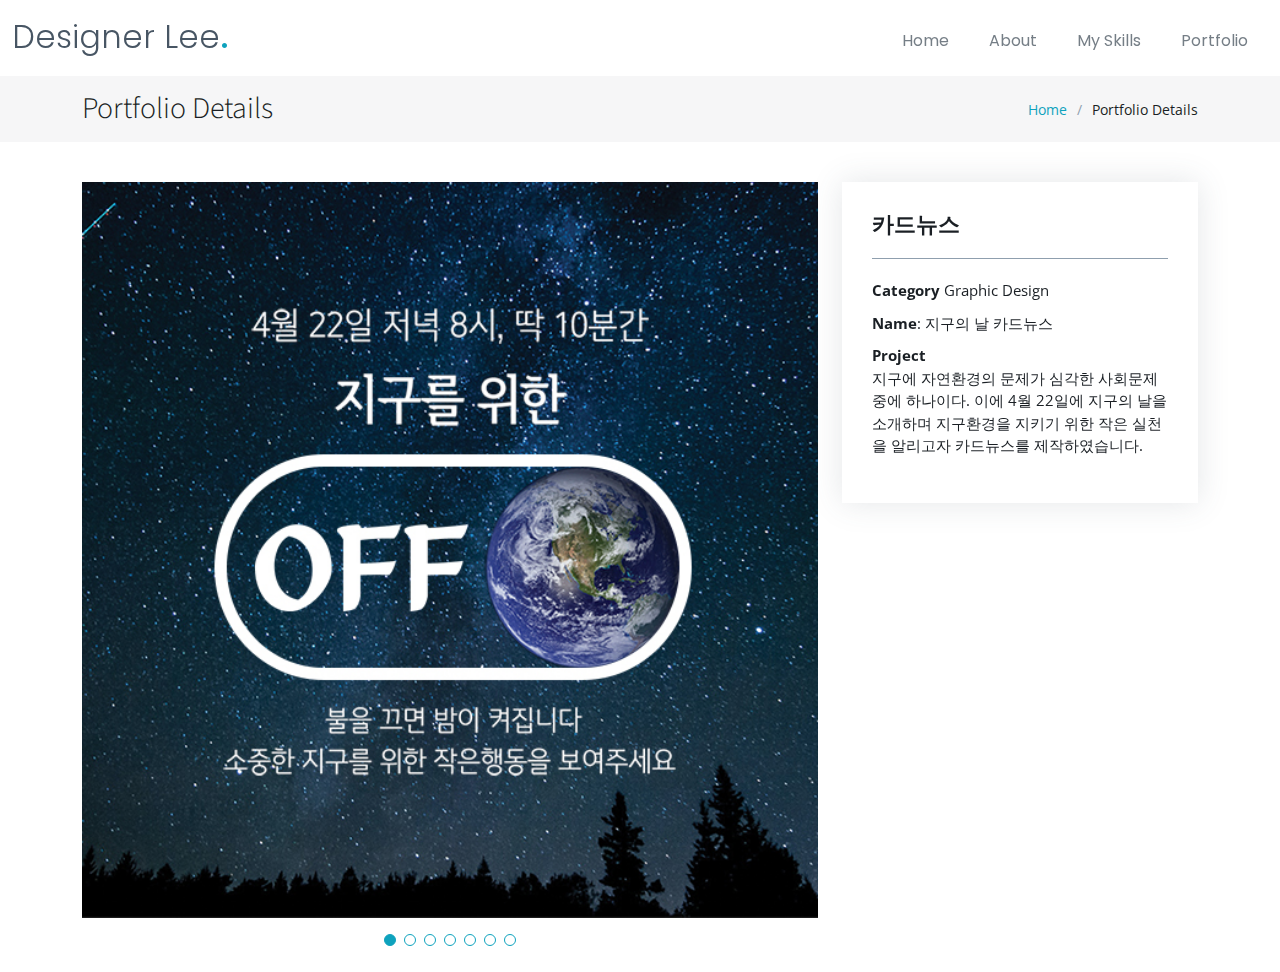
<file: portfolio-details.html>
<!DOCTYPE html>
<html lang="en">

  <head>
    <meta charset="utf-8">
    <meta content="width=device-width, initial-scale=1.0" name="viewport">
  
    <title>Portfolio Details</title>
    <meta content="" name="description">
    <meta content="" name="keywords">
  

  <!-- Favicons -->
  <link href="assets/img/favicon.png" rel="icon">
  <link href="assets/img/apple-touch-icon.png" rel="apple-touch-icon">

  <!-- Google Fonts -->
  <link rel="preconnect" href="https://fonts.googleapis.com">
  <link rel="preconnect" href="https://fonts.gstatic.com" crossorigin>
  <link
    href="https://fonts.googleapis.com/css2?family=Open+Sans:ital,wght@0,300;0,400;0,500;0,600;0,700;1,300;1,400;1,500;1,600;1,700&family=Poppins:ital,wght@0,300;0,400;0,500;0,600;0,700;1,300;1,400;1,500;1,600;1,700&family=Source+Sans+Pro:ital,wght@0,300;0,400;0,600;0,700;1,300;1,400;1,600;1,700&display=swap"
    rel="stylesheet">

  <!-- Vendor CSS Files -->
  <link href="assets/vendor/bootstrap/css/bootstrap.min.css" rel="stylesheet">
  <link href="assets/vendor/bootstrap-icons/bootstrap-icons.css" rel="stylesheet">
  <link href="assets/vendor/aos/aos.css" rel="stylesheet">
  <link href="assets/vendor/glightbox/css/glightbox.min.css" rel="stylesheet">
  <link href="assets/vendor/swiper/swiper-bundle.min.css" rel="stylesheet">

  <!-- Variables CSS Files. Uncomment your preferred color scheme -->
  <link href="assets/css/variables.css" rel="stylesheet">
  <!-- <link href="assets/css/variables-blue.css" rel="stylesheet"> -->
  <!-- <link href="assets/css/variables-green.css" rel="stylesheet"> -->
  <!-- <link href="assets/css/variables-orange.css" rel="stylesheet"> -->
  <!-- <link href="assets/css/variables-purple.css" rel="stylesheet"> -->
  <!-- <link href="assets/css/variables-red.css" rel="stylesheet"> -->
  <!-- <link href="assets/css/variables-pink.css" rel="stylesheet"> -->

  <!-- Template Main CSS File -->
  <link href="assets/css/main.css" rel="stylesheet">

  <!-- =======================================================
  * Template Name: HeroBiz - v2.3.1
  * Template URL: https://bootstrapmade.com/herobiz-bootstrap-business-template/
  * Author: BootstrapMade.com
  * License: https://bootstrapmade.com/license/
  ======================================================== -->
</head>

<body>

  <!-- ======= Header ======= -->
  <header id="header" class="header fixed-top" data-scrollto-offset="0">
    <div class="container-fluid d-flex align-items-center justify-content-between">

      <a href="index.html" class="logo d-flex align-items-center scrollto me-auto me-lg-0">
        <!-- Uncomment the line below if you also wish to use an image logo -->
        <!-- <img src="assets/img/logo.png" alt=""> -->
        <h1>Designer Lee<span>.</span></h1>
      </a>

      <nav id="navbar" class="navbar">
        <ul>

          <li class="dropdown"><a href="index-3.html"><span>Home</span></a>
          </li>

          <li><a class="nav-link" href="index-3.html#about">About</a></li>
          <li><a class="nav-link" href="index-3.html#features">My Skills</a></li>
          <li><a class="nav-link" href="index-3.html#portfolio">Portfolio</a></li>
        </ul>
        <i class="bi bi-list mobile-nav-toggle d-none"></i>
      </nav><!-- .navbar -->

    </div>
  </header><!-- End Header -->
  <main id="main">

    <!-- ======= Breadcrumbs ======= -->
    <div class="breadcrumbs">
      <div class="container">

        <div class="d-flex justify-content-between align-items-center">
          <h2>Portfolio Details</h2>
          <ol>
            <li><a href="index.html">Home</a></li>
            <li>Portfolio Details</li>
          </ol>
        </div>

      </div>
    </div><!-- End Breadcrumbs -->

    <!-- ======= Portfolio Details Section ======= -->
    <section id="portfolio-details" class="portfolio-details">
      <div class="container" data-aos="fade-up">

        <div class="row gy-4">

          <div class="col-lg-8">
            <div class="portfolio-details-slider swiper">
              <div class="swiper-wrapper align-items-center">

                <div class="swiper-slide">
                  <img src="assets/img/portfolio/지구의 날 카드뉴스1.jpg" alt="">
                </div>

                <div class="swiper-slide">
                  <img src="assets/img/portfolio/지구의 날 카드뉴스2.jpg" alt="">
                </div>

                <div class="swiper-slide">
                  <img src="assets/img/portfolio/지구의 날 카드뉴스3.jpg" alt="">
                </div>

                <div class="swiper-slide">
                  <img src="assets/img/portfolio/지구의 날 카드뉴스4.jpg" alt="">
                </div>
                
                <div class="swiper-slide">
                  <img src="assets/img/portfolio/지구의 날 카드뉴스5.jpg" alt="">
                </div>
                
                <div class="swiper-slide">
                  <img src="assets/img/portfolio/지구의 날 카드뉴스6.jpg" alt="">
                </div>
              
                <div class="swiper-slide">
                  <img src="assets/img/portfolio/지구의 날 카드뉴스7.jpg" alt="">
                </div>

              </div>
              <div class="swiper-pagination"></div>
            </div>
          </div>

          <div class="col-lg-4">
            <div class="portfolio-info">
              <h3>카드뉴스</h3>
              <ul>
                <li><strong>Category</strong> Graphic Design</li>
                <li><strong>Name</strong>: 지구의 날 카드뉴스</li>
                <li><strong>Project </strong><br>지구에 자연환경의 문제가 심각한 사회문제 중에 하나이다. 이에 4월 22일에 지구의 날을 소개하며 지구환경을 지키기 위한 작은 실천을 알리고자 카드뉴스를 제작하였습니다.</div></li>
              </ul>
            </div>

          </div>
        </div>
      </div>
    </section><!-- End Portfolio Details Section -->

  </main><!-- End #main -->
  <a href="#" class="scroll-top d-flex align-items-center justify-content-center"><i
      class="bi bi-arrow-up-short"></i></a>

  <div id="preloader"></div>

  <!-- Vendor JS Files -->
  <script src="assets/vendor/bootstrap/js/bootstrap.bundle.min.js"></script>
  <script src="assets/vendor/aos/aos.js"></script>
  <script src="assets/vendor/glightbox/js/glightbox.min.js"></script>
  <script src="assets/vendor/isotope-layout/isotope.pkgd.min.js"></script>
  <script src="assets/vendor/swiper/swiper-bundle.min.js"></script>
  <script src="assets/vendor/php-email-form/validate.js"></script>

  <!-- Template Main JS File -->
  <script src="assets/js/main.js"></script>

</body>

</html>
</file>
<file: assets/css/variables.css>
/**
* Template Name: HeroBiz
* File: variables.css
* Description: Easily customize colors, typography, and other repetitive properties used in the template main stylesheet file main.css
* 
* Template URL: https://bootstrapmade.com/herobiz-bootstrap-business-template/
* Author: BootstrapMade.com
* License: https://bootstrapmade.com/license/
* 
* Contents:
* 1. HeroBiz template variables 
* 2. Override default Bootstrap variables
* 3. Set color and background class names
*
* Learn more about CSS variables at https://developer.mozilla.org/en-US/docs/Web/CSS/Using_CSS_custom_properties
*/

/*--------------------------------------------------------------
# 1. HeroBiz template variables 
--------------------------------------------------------------*/
:root {

  /* Fonts */
  --font-default: 'Open Sans', system-ui, -apple-system, "Segoe UI", Roboto, "Helvetica Neue", Arial, "Noto Sans", "Liberation Sans", sans-serif, "Apple Color Emoji", "Segoe UI Emoji", "Segoe UI Symbol", "Noto Color Emoji";
  --font-primary: 'Source Sans Pro', sans-serif;
  --font-secondary: 'Poppins', sans-serif;

  /* Colors */
  /* The *-rgb color names are simply the RGB converted value of the corresponding color for use in the rgba() function */

  /* Default text color */
  --color-default: #1a1f24;
  --color-default-rgb: 26, 31, 36;

  /* Defult links color */
  --color-links: #0ea2bd;
  --color-links-hover: #1ec3e0;

  /* Primay colors */
  --color-primary: #0ea2bd;
  --color-primary-light: #1ec3e0;
  --color-primary-dark: #0189a1;

  --color-primary-rgb: 14, 162, 189;
  --color-primary-light-rgb: 30, 195, 224;
  --color-primary-dark-rgb: 1, 137, 161;

  /* Secondary colors */
  --color-secondary: #485664;
  --color-secondary-light: #8f9fae;
  --color-secondary-dark: #3a4753;

  --color-secondary-rgb: 72, 86, 100;
  --color-secondary-light-rgb: 143, 159, 174;
  --color-secondary-dark-rgb: 58, 71, 83;

  /* General colors */
  --color-blue: #0d6efd;
  --color-blue-rgb: 13, 110, 253;

  --color-indigo: #6610f2;
  --color-indigo-rgb: 102, 16, 242;

  --color-purple: #6f42c1;
  --color-purple-rgb: 111, 66, 193;

  --color-pink: #f3268c;
  --color-pink-rgb: 243, 38, 140;

  --color-red: #df1529;
  --color-red-rgb: 223, 21, 4;

  --color-orange: #fd7e14;
  --color-orange-rgb: 253, 126, 20;

  --color-yellow: #ffc107;
  --color-yellow-rgb: 255, 193, 7;

  --color-green: #059652;
  --color-green-rgb: 5, 150, 82;

  --color-teal: #20c997;
  --color-teal-rgb: 32, 201, 151;

  --color-cyan: #0dcaf0;
  --color-cyan-rgb: 13, 202, 240;

  --color-white: #ffffff;
  --color-white-rgb: 255, 255, 255;

  --color-gray: #6c757d;
  --color-gray-rgb: 108, 117, 125;

  --color-black: #000000;
  --color-black-rgb: 0, 0, 0;
  
}

/*--------------------------------------------------------------
# 2. Override default Bootstrap variables
--------------------------------------------------------------*/
:root {

  --bs-blue: var(--color-blue);
  --bs-indigo: var(--color-indigo);
  --bs-purple: var(--color-purple);
  --bs-pink: var(--color-pink);
  --bs-red: var(--color-red);
  --bs-orange: var(--color-orange);
  --bs-yellow: var(--color-yellow);
  --bs-green: var(--color-green);
  --bs-teal: var(--color-teal);
  --bs-cyan: var(--color-cyan);
  --bs-white: var(--color-white);
  --bs-gray: var(--color-gray);
  --bs-gray-dark: #343a40;
  --bs-gray-100: #f8f9fa;
  --bs-gray-200: #e9ecef;
  --bs-gray-300: #dee2e6;
  --bs-gray-400: #ced4da;
  --bs-gray-500: #adb5bd;
  --bs-gray-600: #6c757d;
  --bs-gray-700: #495057;
  --bs-gray-800: #343a40;
  --bs-gray-900: #212529;
  --bs-primary: var(--color-blue);
  --bs-secondary: var(--color-blue);
  --bs-success: #198754;
  --bs-info: #0dcaf0;
  --bs-warning: #ffc107;
  --bs-danger: #dc3545;
  --bs-light: #f8f9fa;
  --bs-dark: #212529;
  --bs-primary-rgb: var(--color-primary-rgb);
  --bs-secondary-rgb: var(--color-secondary-rgb);
  --bs-success-rgb: 25, 135, 84;
  --bs-info-rgb: 13, 202, 240;
  --bs-warning-rgb: 255, 193, 7;
  --bs-danger-rgb: 220, 53, 69;
  --bs-light-rgb: 248, 249, 250;
  --bs-dark-rgb: 33, 37, 41;
  --bs-white-rgb: var(--color-white-rgb);
  --bs-black-rgb: var(--color-black-rgb);
  --bs-body-color-rgb: var(--color-default-rgb);
  --bs-body-bg-rgb: 255, 255, 255;
  --bs-font-sans-serif: var(--font-default);
  --bs-font-monospace: SFMono-Regular, Menlo, Monaco, Consolas, "Liberation Mono", "Courier New", monospace;
  --bs-gradient: linear-gradient(180deg, rgba(255, 255, 255, 0.15), rgba(255, 255, 255, 0));
  --bs-body-font-family: var(--font-default);
  --bs-body-font-size: 1rem;
  --bs-body-font-weight: 400;
  --bs-body-line-height: 1.5;
  --bs-body-color: var(--color-default);
  --bs-body-bg: #fff;

}

/*--------------------------------------------------------------
# 3. Set color and background class names
--------------------------------------------------------------*/
/* Fonts */
.font-default { font-family: var(--font-default) !important; }
.font-primary { font-family: var(--font-primary) !important;}
.font-secondary { font-family: var(--font-secondary) !important; }

/* Text Colors */
.color-default { color: var(--color-default) !important; }
.color-links { color: var(--color-links) !important; }
.color-links:hover { color: var(--color-links-hover) !important; }
.color-primary { color: var(--color-primary) !important; }
.color-primary-light { color: var(--color-primary-light) !important; }
.color-primary-dark { color: var(--color-primary-dark) !important; }
.color-secondary { color: var(--color-secondary) !important; }
.color-secondary-light { color: var(--color-secondary-light) !important; }
.color-secondary-dark { color: var(--color-secondary-dark) !important; }
.color-blue { color: var(--color-blue) !important; }
.color-indigo { color: var(--color-indigo) !important; }
.color-purple { color: var(--color-purple) !important; }
.color-pink { color: var(--color-pink) !important; }
.color-red { color: var(--color-red) !important; }
.color-orange { color: var(--color-orange) !important; }
.color-yellow { color: var(--color-yellow) !important; }
.color-green { color: var(--color-green) !important; }
.color-teal { color: var(--color-teal) !important; }
.color-cyan { color: var(--color-cyan) !important; }
.color-white { color: var(--color-white) !important; }
.color-gray { color: var(--color-gray) !important; }
.color-black { color: var(--color-black) !important; }

/* Background Colors */
.bg-default { background-color: var(--color-default) !important; }
.bg-primary { background-color: var(--color-primary) !important; }
.bg-primary-light { background-color: var(--color-primary-light) !important; }
.bg-primary-dark { background-color: var(--color-primary-dark) !important; }
.bg-secondary { background-color: var(--color-secondary) !important; }
.bg-secondary-light { background-color: var(--color-secondary-light) !important; }
.bg-secondary-dark { background-color: var(--color-secondary-dark) !important; }
.bg-blue { background-color: var(--color-blue) !important; }
.bg-indigo { background-color: var(--color-indigo) !important; }
.bg-purple { background-color: var(--color-purple) !important; }
.bg-pink { background-color: var(--color-pink) !important; }
.bg-red { background-color: var(--color-red) !important; }
.bg-orange { background-color: var(--color-orange) !important; }
.bg-yellow { background-color: var(--color-yellow) !important; }
.bg-green { background-color: var(--color-green) !important; }
.bg-teal { background-color: var(--color-teal) !important; }
.bg-cyan { background-color: var(--color-cyan) !important; }
.bg-white { background-color: var(--color-white) !important; }
.bg-gray { background-color: var(--color-gray) !important; }
.bg-black { background-color: var(--color-black) !important; }
</file>
<file: assets/css/variables-blue.css>
/**
* Template Name: HeroBiz
* File: variables-blue.css
* Description: Easily customize colors, typography, and other repetitive properties used in the template main stylesheet file main.css
* 
* Template URL: https://bootstrapmade.com/herobiz-bootstrap-business-template/
* Author: BootstrapMade.com
* License: https://bootstrapmade.com/license/
* 
* Contents:
* 1. HeroBiz template variables 
* 2. Override default Bootstrap variables
* 3. Set color and background class names
*
* Learn more about CSS variables at https://developer.mozilla.org/en-US/docs/Web/CSS/Using_CSS_custom_properties
*/

/*--------------------------------------------------------------
# 1. HeroBiz template variables 
--------------------------------------------------------------*/
:root {

  /* Fonts */
  --font-default: 'Open Sans', system-ui, -apple-system, "Segoe UI", Roboto, "Helvetica Neue", Arial, "Noto Sans", "Liberation Sans", sans-serif, "Apple Color Emoji", "Segoe UI Emoji", "Segoe UI Symbol", "Noto Color Emoji";
  --font-primary: 'Source Sans Pro', sans-serif;
  --font-secondary: 'Poppins', sans-serif;

  /* Colors */
  /* The *-rgb color names are simply the RGB converted value of the corresponding color for use in the rgba() function */

  /* Default text color */
  --color-default: #1a1f24;
  --color-default-rgb: 26, 31, 36;

  /* Defult links color */
  --color-links: #3279fc;
  --color-links-hover: #4797ff;

  /* Primay colors */
  --color-primary: #3279fc;
  --color-primary-light: #4797ff;
  --color-primary-dark: #1c61e2;

  --color-primary-rgb: 50, 121, 252;
  --color-primary-light-rgb: 71, 151, 255;
  --color-primary-dark-rgb: 28, 97, 226;

  /* Secondary colors */
  --color-secondary: #5670a0;
  --color-secondary-light: #6e87b6;
  --color-secondary-dark: #3b5380;

  --color-secondary-rgb: 86, 112, 160;
  --color-secondary-light-rgb: 110, 135, 182;
  --color-secondary-dark-rgb: 59, 83, 128;

  /* General colors */
  --color-blue: #0d6efd;
  --color-blue-rgb: 13, 110, 253;

  --color-indigo: #6610f2;
  --color-indigo-rgb: 102, 16, 242;

  --color-purple: #6f42c1;
  --color-purple-rgb: 111, 66, 193;

  --color-pink: #f3268c;
  --color-pink-rgb: 243, 38, 140;

  --color-red: #df1529;
  --color-red-rgb: 223, 21, 4;

  --color-orange: #fd7e14;
  --color-orange-rgb: 253, 126, 20;

  --color-yellow: #ffc107;
  --color-yellow-rgb: 255, 193, 7;

  --color-green: #059652;
  --color-green-rgb: 5, 150, 82;

  --color-teal: #20c997;
  --color-teal-rgb: 32, 201, 151;

  --color-cyan: #0dcaf0;
  --color-cyan-rgb: 13, 202, 240;

  --color-white: #ffffff;
  --color-white-rgb: 255, 255, 255;

  --color-gray: #6c757d;
  --color-gray-rgb: 108, 117, 125;

  --color-black: #000000;
  --color-black-rgb: 0, 0, 0;
  
}

/*--------------------------------------------------------------
# 2. Override default Bootstrap variables
--------------------------------------------------------------*/
:root {

  --bs-blue: var(--color-blue);
  --bs-indigo: var(--color-indigo);
  --bs-purple: var(--color-purple);
  --bs-pink: var(--color-pink);
  --bs-red: var(--color-red);
  --bs-orange: var(--color-orange);
  --bs-yellow: var(--color-yellow);
  --bs-green: var(--color-green);
  --bs-teal: var(--color-teal);
  --bs-cyan: var(--color-cyan);
  --bs-white: var(--color-white);
  --bs-gray: var(--color-gray);
  --bs-gray-dark: #343a40;
  --bs-gray-100: #f8f9fa;
  --bs-gray-200: #e9ecef;
  --bs-gray-300: #dee2e6;
  --bs-gray-400: #ced4da;
  --bs-gray-500: #adb5bd;
  --bs-gray-600: #6c757d;
  --bs-gray-700: #495057;
  --bs-gray-800: #343a40;
  --bs-gray-900: #212529;
  --bs-primary: var(--color-blue);
  --bs-secondary: var(--color-blue);
  --bs-success: #198754;
  --bs-info: #0dcaf0;
  --bs-warning: #ffc107;
  --bs-danger: #dc3545;
  --bs-light: #f8f9fa;
  --bs-dark: #212529;
  --bs-primary-rgb: var(--color-primary-rgb);
  --bs-secondary-rgb: var(--color-secondary-rgb);
  --bs-success-rgb: 25, 135, 84;
  --bs-info-rgb: 13, 202, 240;
  --bs-warning-rgb: 255, 193, 7;
  --bs-danger-rgb: 220, 53, 69;
  --bs-light-rgb: 248, 249, 250;
  --bs-dark-rgb: 33, 37, 41;
  --bs-white-rgb: var(--color-white-rgb);
  --bs-black-rgb: var(--color-black-rgb);
  --bs-body-color-rgb: var(--color-default-rgb);
  --bs-body-bg-rgb: 255, 255, 255;
  --bs-font-sans-serif: var(--font-default);
  --bs-font-monospace: SFMono-Regular, Menlo, Monaco, Consolas, "Liberation Mono", "Courier New", monospace;
  --bs-gradient: linear-gradient(180deg, rgba(255, 255, 255, 0.15), rgba(255, 255, 255, 0));
  --bs-body-font-family: var(--font-default);
  --bs-body-font-size: 1rem;
  --bs-body-font-weight: 400;
  --bs-body-line-height: 1.5;
  --bs-body-color: var(--color-default);
  --bs-body-bg: #fff;

}

/*--------------------------------------------------------------
# 3. Set color and background class names
--------------------------------------------------------------*/
/* Fonts */
.font-default { font-family: var(--font-default) !important; }
.font-primary { font-family: var(--font-primary) !important;}
.font-secondary { font-family: var(--font-secondary) !important; }

/* Text Colors */
.color-default { color: var(--color-default) !important; }
.color-links { color: var(--color-links) !important; }
.color-links:hover { color: var(--color-links-hover) !important; }
.color-primary { color: var(--color-primary) !important; }
.color-primary-light { color: var(--color-primary-light) !important; }
.color-primary-dark { color: var(--color-primary-dark) !important; }
.color-secondary { color: var(--color-secondary) !important; }
.color-secondary-light { color: var(--color-secondary-light) !important; }
.color-secondary-dark { color: var(--color-secondary-dark) !important; }
.color-blue { color: var(--color-blue) !important; }
.color-indigo { color: var(--color-indigo) !important; }
.color-purple { color: var(--color-purple) !important; }
.color-pink { color: var(--color-pink) !important; }
.color-red { color: var(--color-red) !important; }
.color-orange { color: var(--color-orange) !important; }
.color-yellow { color: var(--color-yellow) !important; }
.color-green { color: var(--color-green) !important; }
.color-teal { color: var(--color-teal) !important; }
.color-cyan { color: var(--color-cyan) !important; }
.color-white { color: var(--color-white) !important; }
.color-gray { color: var(--color-gray) !important; }
.color-black { color: var(--color-black) !important; }

/* Background Colors */
.bg-default { background-color: var(--color-default) !important; }
.bg-primary { background-color: var(--color-primary) !important; }
.bg-primary-light { background-color: var(--color-primary-light) !important; }
.bg-primary-dark { background-color: var(--color-primary-dark) !important; }
.bg-secondary { background-color: var(--color-secondary) !important; }
.bg-secondary-light { background-color: var(--color-secondary-light) !important; }
.bg-secondary-dark { background-color: var(--color-secondary-dark) !important; }
.bg-blue { background-color: var(--color-blue) !important; }
.bg-indigo { background-color: var(--color-indigo) !important; }
.bg-purple { background-color: var(--color-purple) !important; }
.bg-pink { background-color: var(--color-pink) !important; }
.bg-red { background-color: var(--color-red) !important; }
.bg-orange { background-color: var(--color-orange) !important; }
.bg-yellow { background-color: var(--color-yellow) !important; }
.bg-green { background-color: var(--color-green) !important; }
.bg-teal { background-color: var(--color-teal) !important; }
.bg-cyan { background-color: var(--color-cyan) !important; }
.bg-white { background-color: var(--color-white) !important; }
.bg-gray { background-color: var(--color-gray) !important; }
.bg-black { background-color: var(--color-black) !important; }
</file>
<file: assets/css/variables-green.css>
/**
* Template Name: HeroBiz
* File: variables-green.css
* Description: Easily customize colors, typography, and other repetitive properties used in the template main stylesheet file main.css
* 
* Template URL: https://bootstrapmade.com/herobiz-bootstrap-business-template/
* Author: BootstrapMade.com
* License: https://bootstrapmade.com/license/
* 
* Contents:
* 1. HeroBiz template variables 
* 2. Override default Bootstrap variables
* 3. Set color and background class names
*
* Learn more about CSS variables at https://developer.mozilla.org/en-US/docs/Web/CSS/Using_CSS_custom_properties
*/

/*--------------------------------------------------------------
# 1. HeroBiz template variables 
--------------------------------------------------------------*/
:root {

  /* Fonts */
  --font-default: 'Open Sans', system-ui, -apple-system, "Segoe UI", Roboto, "Helvetica Neue", Arial, "Noto Sans", "Liberation Sans", sans-serif, "Apple Color Emoji", "Segoe UI Emoji", "Segoe UI Symbol", "Noto Color Emoji";
  --font-primary: 'Source Sans Pro', sans-serif;
  --font-secondary: 'Poppins', sans-serif;

  /* Colors */
  /* The *-rgb color names are simply the RGB converted value of the corresponding color for use in the rgba() function */

  /* Default text color */
  --color-default: #1a1f24;
  --color-default-rgb: 26, 31, 36;

  /* Defult links color */
  --color-links: #05c46b;
  --color-links-hover: #1de789;

  /* Primay colors */
  --color-primary: #05c46b;
  --color-primary-light: #1de789;
  --color-primary-dark: #01a156;

  --color-primary-rgb: 5, 196, 107;
  --color-primary-light-rgb: 29, 231, 137;
  --color-primary-dark-rgb: 1, 161, 86;

  /* Secondary colors */
  --color-secondary: #485664;
  --color-secondary-light: #8f9fae;
  --color-secondary-dark: #3a4753;

  --color-secondary-rgb: 72, 86, 100;
  --color-secondary-light-rgb: 143, 159, 174;
  --color-secondary-dark-rgb: 58, 71, 83;

  /* General colors */
  --color-blue: #0d6efd;
  --color-blue-rgb: 13, 110, 253;

  --color-indigo: #6610f2;
  --color-indigo-rgb: 102, 16, 242;

  --color-purple: #6f42c1;
  --color-purple-rgb: 111, 66, 193;

  --color-pink: #f3268c;
  --color-pink-rgb: 243, 38, 140;

  --color-red: #df1529;
  --color-red-rgb: 223, 21, 4;

  --color-orange: #fd7e14;
  --color-orange-rgb: 253, 126, 20;

  --color-yellow: #ffc107;
  --color-yellow-rgb: 255, 193, 7;

  --color-green: #059652;
  --color-green-rgb: 5, 150, 82;

  --color-teal: #20c997;
  --color-teal-rgb: 32, 201, 151;

  --color-cyan: #0dcaf0;
  --color-cyan-rgb: 13, 202, 240;

  --color-white: #ffffff;
  --color-white-rgb: 255, 255, 255;

  --color-gray: #6c757d;
  --color-gray-rgb: 108, 117, 125;

  --color-black: #000000;
  --color-black-rgb: 0, 0, 0;
  
}

/*--------------------------------------------------------------
# 2. Override default Bootstrap variables
--------------------------------------------------------------*/
:root {

  --bs-blue: var(--color-blue);
  --bs-indigo: var(--color-indigo);
  --bs-purple: var(--color-purple);
  --bs-pink: var(--color-pink);
  --bs-red: var(--color-red);
  --bs-orange: var(--color-orange);
  --bs-yellow: var(--color-yellow);
  --bs-green: var(--color-green);
  --bs-teal: var(--color-teal);
  --bs-cyan: var(--color-cyan);
  --bs-white: var(--color-white);
  --bs-gray: var(--color-gray);
  --bs-gray-dark: #343a40;
  --bs-gray-100: #f8f9fa;
  --bs-gray-200: #e9ecef;
  --bs-gray-300: #dee2e6;
  --bs-gray-400: #ced4da;
  --bs-gray-500: #adb5bd;
  --bs-gray-600: #6c757d;
  --bs-gray-700: #495057;
  --bs-gray-800: #343a40;
  --bs-gray-900: #212529;
  --bs-primary: var(--color-blue);
  --bs-secondary: var(--color-blue);
  --bs-success: #198754;
  --bs-info: #0dcaf0;
  --bs-warning: #ffc107;
  --bs-danger: #dc3545;
  --bs-light: #f8f9fa;
  --bs-dark: #212529;
  --bs-primary-rgb: var(--color-primary-rgb);
  --bs-secondary-rgb: var(--color-secondary-rgb);
  --bs-success-rgb: 25, 135, 84;
  --bs-info-rgb: 13, 202, 240;
  --bs-warning-rgb: 255, 193, 7;
  --bs-danger-rgb: 220, 53, 69;
  --bs-light-rgb: 248, 249, 250;
  --bs-dark-rgb: 33, 37, 41;
  --bs-white-rgb: var(--color-white-rgb);
  --bs-black-rgb: var(--color-black-rgb);
  --bs-body-color-rgb: var(--color-default-rgb);
  --bs-body-bg-rgb: 255, 255, 255;
  --bs-font-sans-serif: var(--font-default);
  --bs-font-monospace: SFMono-Regular, Menlo, Monaco, Consolas, "Liberation Mono", "Courier New", monospace;
  --bs-gradient: linear-gradient(180deg, rgba(255, 255, 255, 0.15), rgba(255, 255, 255, 0));
  --bs-body-font-family: var(--font-default);
  --bs-body-font-size: 1rem;
  --bs-body-font-weight: 400;
  --bs-body-line-height: 1.5;
  --bs-body-color: var(--color-default);
  --bs-body-bg: #fff;

}

/*--------------------------------------------------------------
# 3. Set color and background class names
--------------------------------------------------------------*/
/* Fonts */
.font-default { font-family: var(--font-default) !important; }
.font-primary { font-family: var(--font-primary) !important;}
.font-secondary { font-family: var(--font-secondary) !important; }

/* Text Colors */
.color-default { color: var(--color-default) !important; }
.color-links { color: var(--color-links) !important; }
.color-links:hover { color: var(--color-links-hover) !important; }
.color-primary { color: var(--color-primary) !important; }
.color-primary-light { color: var(--color-primary-light) !important; }
.color-primary-dark { color: var(--color-primary-dark) !important; }
.color-secondary { color: var(--color-secondary) !important; }
.color-secondary-light { color: var(--color-secondary-light) !important; }
.color-secondary-dark { color: var(--color-secondary-dark) !important; }
.color-blue { color: var(--color-blue) !important; }
.color-indigo { color: var(--color-indigo) !important; }
.color-purple { color: var(--color-purple) !important; }
.color-pink { color: var(--color-pink) !important; }
.color-red { color: var(--color-red) !important; }
.color-orange { color: var(--color-orange) !important; }
.color-yellow { color: var(--color-yellow) !important; }
.color-green { color: var(--color-green) !important; }
.color-teal { color: var(--color-teal) !important; }
.color-cyan { color: var(--color-cyan) !important; }
.color-white { color: var(--color-white) !important; }
.color-gray { color: var(--color-gray) !important; }
.color-black { color: var(--color-black) !important; }

/* Background Colors */
.bg-default { background-color: var(--color-default) !important; }
.bg-primary { background-color: var(--color-primary) !important; }
.bg-primary-light { background-color: var(--color-primary-light) !important; }
.bg-primary-dark { background-color: var(--color-primary-dark) !important; }
.bg-secondary { background-color: var(--color-secondary) !important; }
.bg-secondary-light { background-color: var(--color-secondary-light) !important; }
.bg-secondary-dark { background-color: var(--color-secondary-dark) !important; }
.bg-blue { background-color: var(--color-blue) !important; }
.bg-indigo { background-color: var(--color-indigo) !important; }
.bg-purple { background-color: var(--color-purple) !important; }
.bg-pink { background-color: var(--color-pink) !important; }
.bg-red { background-color: var(--color-red) !important; }
.bg-orange { background-color: var(--color-orange) !important; }
.bg-yellow { background-color: var(--color-yellow) !important; }
.bg-green { background-color: var(--color-green) !important; }
.bg-teal { background-color: var(--color-teal) !important; }
.bg-cyan { background-color: var(--color-cyan) !important; }
.bg-white { background-color: var(--color-white) !important; }
.bg-gray { background-color: var(--color-gray) !important; }
.bg-black { background-color: var(--color-black) !important; }
</file>
<file: assets/css/variables-orange.css>
/**
* Template Name: HeroBiz
* File: variables-orange.css
* Description: Easily customize colors, typography, and other repetitive properties used in the template main stylesheet file main.css
* 
* Template URL: https://bootstrapmade.com/herobiz-bootstrap-business-template/
* Author: BootstrapMade.com
* License: https://bootstrapmade.com/license/
* 
* Contents:
* 1. HeroBiz template variables 
* 2. Override default Bootstrap variables
* 3. Set color and background class names
*
* Learn more about CSS variables at https://developer.mozilla.org/en-US/docs/Web/CSS/Using_CSS_custom_properties
*/

/*--------------------------------------------------------------
# 1. HeroBiz template variables 
--------------------------------------------------------------*/
:root {

  /* Fonts */
  --font-default: 'Open Sans', system-ui, -apple-system, "Segoe UI", Roboto, "Helvetica Neue", Arial, "Noto Sans", "Liberation Sans", sans-serif, "Apple Color Emoji", "Segoe UI Emoji", "Segoe UI Symbol", "Noto Color Emoji";
  --font-primary: 'Source Sans Pro', sans-serif;
  --font-secondary: 'Poppins', sans-serif;

  /* Colors */
  /* The *-rgb color names are simply the RGB converted value of the corresponding color for use in the rgba() function */

  /* Default text color */
  --color-default: #1a1f24;
  --color-default-rgb: 26, 31, 36;

  /* Defult links color */
  --color-links: #f97233;
  --color-links-hover: #fa9160;

  /* Primay colors */
  --color-primary: #f97233;
  --color-primary-light: #fb9b6e;
  --color-primary-dark: #e54d07;

  --color-primary-rgb: 249, 114, 51;
  --color-primary-light-rgb: 251, 155, 110;
  --color-primary-dark-rgb: 229, 77, 7;

  /* Secondary colors */
  --color-secondary: #485664;
  --color-secondary-light: #8f9fae;
  --color-secondary-dark: #3a4753;

  --color-secondary-rgb: 72, 86, 100;
  --color-secondary-light-rgb: 143, 159, 174;
  --color-secondary-dark-rgb: 58, 71, 83;

  /* General colors */
  --color-blue: #0d6efd;
  --color-blue-rgb: 13, 110, 253;

  --color-indigo: #6610f2;
  --color-indigo-rgb: 102, 16, 242;

  --color-purple: #6f42c1;
  --color-purple-rgb: 111, 66, 193;

  --color-pink: #f3268c;
  --color-pink-rgb: 243, 38, 140;

  --color-red: #df1529;
  --color-red-rgb: 223, 21, 4;

  --color-orange: #fd7e14;
  --color-orange-rgb: 253, 126, 20;

  --color-yellow: #ffc107;
  --color-yellow-rgb: 255, 193, 7;

  --color-green: #059652;
  --color-green-rgb: 5, 150, 82;

  --color-teal: #20c997;
  --color-teal-rgb: 32, 201, 151;

  --color-cyan: #0dcaf0;
  --color-cyan-rgb: 13, 202, 240;

  --color-white: #ffffff;
  --color-white-rgb: 255, 255, 255;

  --color-gray: #6c757d;
  --color-gray-rgb: 108, 117, 125;

  --color-black: #000000;
  --color-black-rgb: 0, 0, 0;
  
}

/*--------------------------------------------------------------
# 2. Override default Bootstrap variables
--------------------------------------------------------------*/
:root {

  --bs-blue: var(--color-blue);
  --bs-indigo: var(--color-indigo);
  --bs-purple: var(--color-purple);
  --bs-pink: var(--color-pink);
  --bs-red: var(--color-red);
  --bs-orange: var(--color-orange);
  --bs-yellow: var(--color-yellow);
  --bs-green: var(--color-green);
  --bs-teal: var(--color-teal);
  --bs-cyan: var(--color-cyan);
  --bs-white: var(--color-white);
  --bs-gray: var(--color-gray);
  --bs-gray-dark: #343a40;
  --bs-gray-100: #f8f9fa;
  --bs-gray-200: #e9ecef;
  --bs-gray-300: #dee2e6;
  --bs-gray-400: #ced4da;
  --bs-gray-500: #adb5bd;
  --bs-gray-600: #6c757d;
  --bs-gray-700: #495057;
  --bs-gray-800: #343a40;
  --bs-gray-900: #212529;
  --bs-primary: var(--color-blue);
  --bs-secondary: var(--color-blue);
  --bs-success: #198754;
  --bs-info: #0dcaf0;
  --bs-warning: #ffc107;
  --bs-danger: #dc3545;
  --bs-light: #f8f9fa;
  --bs-dark: #212529;
  --bs-primary-rgb: var(--color-primary-rgb);
  --bs-secondary-rgb: var(--color-secondary-rgb);
  --bs-success-rgb: 25, 135, 84;
  --bs-info-rgb: 13, 202, 240;
  --bs-warning-rgb: 255, 193, 7;
  --bs-danger-rgb: 220, 53, 69;
  --bs-light-rgb: 248, 249, 250;
  --bs-dark-rgb: 33, 37, 41;
  --bs-white-rgb: var(--color-white-rgb);
  --bs-black-rgb: var(--color-black-rgb);
  --bs-body-color-rgb: var(--color-default-rgb);
  --bs-body-bg-rgb: 255, 255, 255;
  --bs-font-sans-serif: var(--font-default);
  --bs-font-monospace: SFMono-Regular, Menlo, Monaco, Consolas, "Liberation Mono", "Courier New", monospace;
  --bs-gradient: linear-gradient(180deg, rgba(255, 255, 255, 0.15), rgba(255, 255, 255, 0));
  --bs-body-font-family: var(--font-default);
  --bs-body-font-size: 1rem;
  --bs-body-font-weight: 400;
  --bs-body-line-height: 1.5;
  --bs-body-color: var(--color-default);
  --bs-body-bg: #fff;

}

/*--------------------------------------------------------------
# 3. Set color and background class names
--------------------------------------------------------------*/
/* Fonts */
.font-default { font-family: var(--font-default) !important; }
.font-primary { font-family: var(--font-primary) !important;}
.font-secondary { font-family: var(--font-secondary) !important; }

/* Text Colors */
.color-default { color: var(--color-default) !important; }
.color-links { color: var(--color-links) !important; }
.color-links:hover { color: var(--color-links-hover) !important; }
.color-primary { color: var(--color-primary) !important; }
.color-primary-light { color: var(--color-primary-light) !important; }
.color-primary-dark { color: var(--color-primary-dark) !important; }
.color-secondary { color: var(--color-secondary) !important; }
.color-secondary-light { color: var(--color-secondary-light) !important; }
.color-secondary-dark { color: var(--color-secondary-dark) !important; }
.color-blue { color: var(--color-blue) !important; }
.color-indigo { color: var(--color-indigo) !important; }
.color-purple { color: var(--color-purple) !important; }
.color-pink { color: var(--color-pink) !important; }
.color-red { color: var(--color-red) !important; }
.color-orange { color: var(--color-orange) !important; }
.color-yellow { color: var(--color-yellow) !important; }
.color-green { color: var(--color-green) !important; }
.color-teal { color: var(--color-teal) !important; }
.color-cyan { color: var(--color-cyan) !important; }
.color-white { color: var(--color-white) !important; }
.color-gray { color: var(--color-gray) !important; }
.color-black { color: var(--color-black) !important; }

/* Background Colors */
.bg-default { background-color: var(--color-default) !important; }
.bg-primary { background-color: var(--color-primary) !important; }
.bg-primary-light { background-color: var(--color-primary-light) !important; }
.bg-primary-dark { background-color: var(--color-primary-dark) !important; }
.bg-secondary { background-color: var(--color-secondary) !important; }
.bg-secondary-light { background-color: var(--color-secondary-light) !important; }
.bg-secondary-dark { background-color: var(--color-secondary-dark) !important; }
.bg-blue { background-color: var(--color-blue) !important; }
.bg-indigo { background-color: var(--color-indigo) !important; }
.bg-purple { background-color: var(--color-purple) !important; }
.bg-pink { background-color: var(--color-pink) !important; }
.bg-red { background-color: var(--color-red) !important; }
.bg-orange { background-color: var(--color-orange) !important; }
.bg-yellow { background-color: var(--color-yellow) !important; }
.bg-green { background-color: var(--color-green) !important; }
.bg-teal { background-color: var(--color-teal) !important; }
.bg-cyan { background-color: var(--color-cyan) !important; }
.bg-white { background-color: var(--color-white) !important; }
.bg-gray { background-color: var(--color-gray) !important; }
.bg-black { background-color: var(--color-black) !important; }
</file>
<file: assets/css/variables-purple.css>
/**
* Template Name: HeroBiz
* File: variables-purple.css
* Description: Easily customize colors, typography, and other repetitive properties used in the template main stylesheet file main.css
* 
* Template URL: https://bootstrapmade.com/herobiz-bootstrap-business-template/
* Author: BootstrapMade.com
* License: https://bootstrapmade.com/license/
* 
* Contents:
* 1. HeroBiz template variables 
* 2. Override default Bootstrap variables
* 3. Set color and background class names
*
* Learn more about CSS variables at https://developer.mozilla.org/en-US/docs/Web/CSS/Using_CSS_custom_properties
*/

/*--------------------------------------------------------------
# 1. HeroBiz template variables 
--------------------------------------------------------------*/
:root {

  /* Fonts */
  --font-default: 'Open Sans', system-ui, -apple-system, "Segoe UI", Roboto, "Helvetica Neue", Arial, "Noto Sans", "Liberation Sans", sans-serif, "Apple Color Emoji", "Segoe UI Emoji", "Segoe UI Symbol", "Noto Color Emoji";
  --font-primary: 'Source Sans Pro', sans-serif;
  --font-secondary: 'Poppins', sans-serif;

  /* Colors */
  /* The *-rgb color names are simply the RGB converted value of the corresponding color for use in the rgba() function */

  /* Default text color */
  --color-default: #1a1f24;
  --color-default-rgb: 26, 31, 36;

  /* Defult links color */
  --color-links: #6261c5;
  --color-links-hover: #7d7bfd;

  /* Primay colors */
  --color-primary: #6261c5;
  --color-primary-light: #7d7bfd;
  --color-primary-dark: #4b49aa;

  --color-primary-rgb: 98, 97, 197;
  --color-primary-light-rgb: 125, 123, 253;
  --color-primary-dark-rgb: 75, 73, 170;

  /* Secondary colors */
  --color-secondary: #56556b;
  --color-secondary-light: #7c7b94;
  --color-secondary-dark: #343346;

  --color-secondary-rgb: 86, 85, 107;
  --color-secondary-light-rgb: 124, 123, 148;
  --color-secondary-dark-rgb: 52, 51, 70;

  /* General colors */
  --color-blue: #0d6efd;
  --color-blue-rgb: 13, 110, 253;

  --color-indigo: #6610f2;
  --color-indigo-rgb: 102, 16, 242;

  --color-purple: #6f42c1;
  --color-purple-rgb: 111, 66, 193;

  --color-pink: #f3268c;
  --color-pink-rgb: 243, 38, 140;

  --color-red: #df1529;
  --color-red-rgb: 223, 21, 4;

  --color-orange: #fd7e14;
  --color-orange-rgb: 253, 126, 20;

  --color-yellow: #ffc107;
  --color-yellow-rgb: 255, 193, 7;

  --color-green: #059652;
  --color-green-rgb: 5, 150, 82;

  --color-teal: #20c997;
  --color-teal-rgb: 32, 201, 151;

  --color-cyan: #0dcaf0;
  --color-cyan-rgb: 13, 202, 240;

  --color-white: #ffffff;
  --color-white-rgb: 255, 255, 255;

  --color-gray: #6c757d;
  --color-gray-rgb: 108, 117, 125;

  --color-black: #000000;
  --color-black-rgb: 0, 0, 0;
  
}

/*--------------------------------------------------------------
# 2. Override default Bootstrap variables
--------------------------------------------------------------*/
:root {

  --bs-blue: var(--color-blue);
  --bs-indigo: var(--color-indigo);
  --bs-purple: var(--color-purple);
  --bs-pink: var(--color-pink);
  --bs-red: var(--color-red);
  --bs-orange: var(--color-orange);
  --bs-yellow: var(--color-yellow);
  --bs-green: var(--color-green);
  --bs-teal: var(--color-teal);
  --bs-cyan: var(--color-cyan);
  --bs-white: var(--color-white);
  --bs-gray: var(--color-gray);
  --bs-gray-dark: #343a40;
  --bs-gray-100: #f8f9fa;
  --bs-gray-200: #e9ecef;
  --bs-gray-300: #dee2e6;
  --bs-gray-400: #ced4da;
  --bs-gray-500: #adb5bd;
  --bs-gray-600: #6c757d;
  --bs-gray-700: #495057;
  --bs-gray-800: #343a40;
  --bs-gray-900: #212529;
  --bs-primary: var(--color-blue);
  --bs-secondary: var(--color-blue);
  --bs-success: #198754;
  --bs-info: #0dcaf0;
  --bs-warning: #ffc107;
  --bs-danger: #dc3545;
  --bs-light: #f8f9fa;
  --bs-dark: #212529;
  --bs-primary-rgb: var(--color-primary-rgb);
  --bs-secondary-rgb: var(--color-secondary-rgb);
  --bs-success-rgb: 25, 135, 84;
  --bs-info-rgb: 13, 202, 240;
  --bs-warning-rgb: 255, 193, 7;
  --bs-danger-rgb: 220, 53, 69;
  --bs-light-rgb: 248, 249, 250;
  --bs-dark-rgb: 33, 37, 41;
  --bs-white-rgb: var(--color-white-rgb);
  --bs-black-rgb: var(--color-black-rgb);
  --bs-body-color-rgb: var(--color-default-rgb);
  --bs-body-bg-rgb: 255, 255, 255;
  --bs-font-sans-serif: var(--font-default);
  --bs-font-monospace: SFMono-Regular, Menlo, Monaco, Consolas, "Liberation Mono", "Courier New", monospace;
  --bs-gradient: linear-gradient(180deg, rgba(255, 255, 255, 0.15), rgba(255, 255, 255, 0));
  --bs-body-font-family: var(--font-default);
  --bs-body-font-size: 1rem;
  --bs-body-font-weight: 400;
  --bs-body-line-height: 1.5;
  --bs-body-color: var(--color-default);
  --bs-body-bg: #fff;

}

/*--------------------------------------------------------------
# 3. Set color and background class names
--------------------------------------------------------------*/
/* Fonts */
.font-default { font-family: var(--font-default) !important; }
.font-primary { font-family: var(--font-primary) !important;}
.font-secondary { font-family: var(--font-secondary) !important; }

/* Text Colors */
.color-default { color: var(--color-default) !important; }
.color-links { color: var(--color-links) !important; }
.color-links:hover { color: var(--color-links-hover) !important; }
.color-primary { color: var(--color-primary) !important; }
.color-primary-light { color: var(--color-primary-light) !important; }
.color-primary-dark { color: var(--color-primary-dark) !important; }
.color-secondary { color: var(--color-secondary) !important; }
.color-secondary-light { color: var(--color-secondary-light) !important; }
.color-secondary-dark { color: var(--color-secondary-dark) !important; }
.color-blue { color: var(--color-blue) !important; }
.color-indigo { color: var(--color-indigo) !important; }
.color-purple { color: var(--color-purple) !important; }
.color-pink { color: var(--color-pink) !important; }
.color-red { color: var(--color-red) !important; }
.color-orange { color: var(--color-orange) !important; }
.color-yellow { color: var(--color-yellow) !important; }
.color-green { color: var(--color-green) !important; }
.color-teal { color: var(--color-teal) !important; }
.color-cyan { color: var(--color-cyan) !important; }
.color-white { color: var(--color-white) !important; }
.color-gray { color: var(--color-gray) !important; }
.color-black { color: var(--color-black) !important; }

/* Background Colors */
.bg-default { background-color: var(--color-default) !important; }
.bg-primary { background-color: var(--color-primary) !important; }
.bg-primary-light { background-color: var(--color-primary-light) !important; }
.bg-primary-dark { background-color: var(--color-primary-dark) !important; }
.bg-secondary { background-color: var(--color-secondary) !important; }
.bg-secondary-light { background-color: var(--color-secondary-light) !important; }
.bg-secondary-dark { background-color: var(--color-secondary-dark) !important; }
.bg-blue { background-color: var(--color-blue) !important; }
.bg-indigo { background-color: var(--color-indigo) !important; }
.bg-purple { background-color: var(--color-purple) !important; }
.bg-pink { background-color: var(--color-pink) !important; }
.bg-red { background-color: var(--color-red) !important; }
.bg-orange { background-color: var(--color-orange) !important; }
.bg-yellow { background-color: var(--color-yellow) !important; }
.bg-green { background-color: var(--color-green) !important; }
.bg-teal { background-color: var(--color-teal) !important; }
.bg-cyan { background-color: var(--color-cyan) !important; }
.bg-white { background-color: var(--color-white) !important; }
.bg-gray { background-color: var(--color-gray) !important; }
.bg-black { background-color: var(--color-black) !important; }
</file>
<file: assets/css/variables-red.css>
/**
* Template Name: HeroBiz
* File: variables-red.css
* Description: Easily customize colors, typography, and other repetitive properties used in the template main stylesheet file main.css
* 
* Template URL: https://bootstrapmade.com/herobiz-bootstrap-business-template/
* Author: BootstrapMade.com
* License: https://bootstrapmade.com/license/
* 
* Contents:
* 1. HeroBiz template variables 
* 2. Override default Bootstrap variables
* 3. Set color and background class names
*
* Learn more about CSS variables at https://developer.mozilla.org/en-US/docs/Web/CSS/Using_CSS_custom_properties
*/

/*--------------------------------------------------------------
# 1. HeroBiz template variables 
--------------------------------------------------------------*/
:root {

  /* Fonts */
  --font-default: 'Open Sans', system-ui, -apple-system, "Segoe UI", Roboto, "Helvetica Neue", Arial, "Noto Sans", "Liberation Sans", sans-serif, "Apple Color Emoji", "Segoe UI Emoji", "Segoe UI Symbol", "Noto Color Emoji";
  --font-primary: 'Source Sans Pro', sans-serif;
  --font-secondary: 'Poppins', sans-serif;

  /* Colors */
  /* The *-rgb color names are simply the RGB converted value of the corresponding color for use in the rgba() function */

  /* Default text color */
  --color-default: #1a1f24;
  --color-default-rgb: 26, 31, 36;

  /* Defult links color */
  --color-links: #df1529;
  --color-links-hover: #ff2b2b;

  /* Primay colors */
  --color-primary: #df1529;
  --color-primary-light: #ff2b2b;
  --color-primary-dark: #c00719;

  --color-primary-rgb: 223, 21, 41;
  --color-primary-light-rgb: 255, 43, 43;
  --color-primary-dark-rgb: 192, 7, 25;

  /* Secondary colors */
  --color-secondary: #485664;
  --color-secondary-light: #8f9fae;
  --color-secondary-dark: #3a4753;

  --color-secondary-rgb: 72, 86, 100;
  --color-secondary-light-rgb: 143, 159, 174;
  --color-secondary-dark-rgb: 58, 71, 83;

  /* General colors */
  --color-blue: #0d6efd;
  --color-blue-rgb: 13, 110, 253;

  --color-indigo: #6610f2;
  --color-indigo-rgb: 102, 16, 242;

  --color-purple: #6f42c1;
  --color-purple-rgb: 111, 66, 193;

  --color-pink: #f3268c;
  --color-pink-rgb: 243, 38, 140;

  --color-red: #df1529;
  --color-red-rgb: 223, 21, 4;

  --color-orange: #fd7e14;
  --color-orange-rgb: 253, 126, 20;

  --color-yellow: #ffc107;
  --color-yellow-rgb: 255, 193, 7;

  --color-green: #059652;
  --color-green-rgb: 5, 150, 82;

  --color-teal: #20c997;
  --color-teal-rgb: 32, 201, 151;

  --color-cyan: #0dcaf0;
  --color-cyan-rgb: 13, 202, 240;

  --color-white: #ffffff;
  --color-white-rgb: 255, 255, 255;

  --color-gray: #6c757d;
  --color-gray-rgb: 108, 117, 125;

  --color-black: #000000;
  --color-black-rgb: 0, 0, 0;
  
}

/*--------------------------------------------------------------
# 2. Override default Bootstrap variables
--------------------------------------------------------------*/
:root {

  --bs-blue: var(--color-blue);
  --bs-indigo: var(--color-indigo);
  --bs-purple: var(--color-purple);
  --bs-pink: var(--color-pink);
  --bs-red: var(--color-red);
  --bs-orange: var(--color-orange);
  --bs-yellow: var(--color-yellow);
  --bs-green: var(--color-green);
  --bs-teal: var(--color-teal);
  --bs-cyan: var(--color-cyan);
  --bs-white: var(--color-white);
  --bs-gray: var(--color-gray);
  --bs-gray-dark: #343a40;
  --bs-gray-100: #f8f9fa;
  --bs-gray-200: #e9ecef;
  --bs-gray-300: #dee2e6;
  --bs-gray-400: #ced4da;
  --bs-gray-500: #adb5bd;
  --bs-gray-600: #6c757d;
  --bs-gray-700: #495057;
  --bs-gray-800: #343a40;
  --bs-gray-900: #212529;
  --bs-primary: var(--color-blue);
  --bs-secondary: var(--color-blue);
  --bs-success: #198754;
  --bs-info: #0dcaf0;
  --bs-warning: #ffc107;
  --bs-danger: #dc3545;
  --bs-light: #f8f9fa;
  --bs-dark: #212529;
  --bs-primary-rgb: var(--color-primary-rgb);
  --bs-secondary-rgb: var(--color-secondary-rgb);
  --bs-success-rgb: 25, 135, 84;
  --bs-info-rgb: 13, 202, 240;
  --bs-warning-rgb: 255, 193, 7;
  --bs-danger-rgb: 220, 53, 69;
  --bs-light-rgb: 248, 249, 250;
  --bs-dark-rgb: 33, 37, 41;
  --bs-white-rgb: var(--color-white-rgb);
  --bs-black-rgb: var(--color-black-rgb);
  --bs-body-color-rgb: var(--color-default-rgb);
  --bs-body-bg-rgb: 255, 255, 255;
  --bs-font-sans-serif: var(--font-default);
  --bs-font-monospace: SFMono-Regular, Menlo, Monaco, Consolas, "Liberation Mono", "Courier New", monospace;
  --bs-gradient: linear-gradient(180deg, rgba(255, 255, 255, 0.15), rgba(255, 255, 255, 0));
  --bs-body-font-family: var(--font-default);
  --bs-body-font-size: 1rem;
  --bs-body-font-weight: 400;
  --bs-body-line-height: 1.5;
  --bs-body-color: var(--color-default);
  --bs-body-bg: #fff;

}

/*--------------------------------------------------------------
# 3. Set color and background class names
--------------------------------------------------------------*/
/* Fonts */
.font-default { font-family: var(--font-default) !important; }
.font-primary { font-family: var(--font-primary) !important;}
.font-secondary { font-family: var(--font-secondary) !important; }

/* Text Colors */
.color-default { color: var(--color-default) !important; }
.color-links { color: var(--color-links) !important; }
.color-links:hover { color: var(--color-links-hover) !important; }
.color-primary { color: var(--color-primary) !important; }
.color-primary-light { color: var(--color-primary-light) !important; }
.color-primary-dark { color: var(--color-primary-dark) !important; }
.color-secondary { color: var(--color-secondary) !important; }
.color-secondary-light { color: var(--color-secondary-light) !important; }
.color-secondary-dark { color: var(--color-secondary-dark) !important; }
.color-blue { color: var(--color-blue) !important; }
.color-indigo { color: var(--color-indigo) !important; }
.color-purple { color: var(--color-purple) !important; }
.color-pink { color: var(--color-pink) !important; }
.color-red { color: var(--color-red) !important; }
.color-orange { color: var(--color-orange) !important; }
.color-yellow { color: var(--color-yellow) !important; }
.color-green { color: var(--color-green) !important; }
.color-teal { color: var(--color-teal) !important; }
.color-cyan { color: var(--color-cyan) !important; }
.color-white { color: var(--color-white) !important; }
.color-gray { color: var(--color-gray) !important; }
.color-black { color: var(--color-black) !important; }

/* Background Colors */
.bg-default { background-color: var(--color-default) !important; }
.bg-primary { background-color: var(--color-primary) !important; }
.bg-primary-light { background-color: var(--color-primary-light) !important; }
.bg-primary-dark { background-color: var(--color-primary-dark) !important; }
.bg-secondary { background-color: var(--color-secondary) !important; }
.bg-secondary-light { background-color: var(--color-secondary-light) !important; }
.bg-secondary-dark { background-color: var(--color-secondary-dark) !important; }
.bg-blue { background-color: var(--color-blue) !important; }
.bg-indigo { background-color: var(--color-indigo) !important; }
.bg-purple { background-color: var(--color-purple) !important; }
.bg-pink { background-color: var(--color-pink) !important; }
.bg-red { background-color: var(--color-red) !important; }
.bg-orange { background-color: var(--color-orange) !important; }
.bg-yellow { background-color: var(--color-yellow) !important; }
.bg-green { background-color: var(--color-green) !important; }
.bg-teal { background-color: var(--color-teal) !important; }
.bg-cyan { background-color: var(--color-cyan) !important; }
.bg-white { background-color: var(--color-white) !important; }
.bg-gray { background-color: var(--color-gray) !important; }
.bg-black { background-color: var(--color-black) !important; }
</file>
<file: assets/css/variables-pink.css>
/**
* Template Name: HeroBiz
* File: variables-pink.css
* Description: Easily customize colors, typography, and other repetitive properties used in the template main stylesheet file main.css
* 
* Template URL: https://bootstrapmade.com/herobiz-bootstrap-business-template/
* Author: BootstrapMade.com
* License: https://bootstrapmade.com/license/
* 
* Contents:
* 1. HeroBiz template variables 
* 2. Override default Bootstrap variables
* 3. Set color and background class names
*
* Learn more about CSS variables at https://developer.mozilla.org/en-US/docs/Web/CSS/Using_CSS_custom_properties
*/

/*--------------------------------------------------------------
# 1. HeroBiz template variables 
--------------------------------------------------------------*/
:root {

  /* Fonts */
  --font-default: 'Open Sans', system-ui, -apple-system, "Segoe UI", Roboto, "Helvetica Neue", Arial, "Noto Sans", "Liberation Sans", sans-serif, "Apple Color Emoji", "Segoe UI Emoji", "Segoe UI Symbol", "Noto Color Emoji";
  --font-primary: 'Source Sans Pro', sans-serif;
  --font-secondary: 'Poppins', sans-serif;

  /* Colors */
  /* The *-rgb color names are simply the RGB converted value of the corresponding color for use in the rgba() function */

  /* Default text color */
  --color-default: #1a1f24;
  --color-default-rgb: 26, 31, 36;

  /* Defult links color */
  --color-links: #f3268c;
  --color-links-hover: #ff83c1;

  /* Primay colors */
  --color-primary: #f3268c;
  --color-primary-light: #ff83c1;
  --color-primary-dark: #cc1571;

  --color-primary-rgb: 243, 38, 140;
  --color-primary-light-rgb: 255, 131, 193;
  --color-primary-dark-rgb: 204, 21, 113;

  /* Secondary colors */
  --color-secondary: #61768b;
  --color-secondary-light: #778da3;
  --color-secondary-dark: #4e6377;

  --color-secondary-rgb: 97, 118, 139;
  --color-secondary-light-rgb: 119, 141, 163;
  --color-secondary-dark-rgb: 78, 99, 119;

  /* General colors */
  --color-blue: #0d6efd;
  --color-blue-rgb: 13, 110, 253;

  --color-indigo: #6610f2;
  --color-indigo-rgb: 102, 16, 242;

  --color-purple: #6f42c1;
  --color-purple-rgb: 111, 66, 193;

  --color-pink: #f3268c;
  --color-pink-rgb: 243, 38, 140;

  --color-red: #df1529;
  --color-red-rgb: 223, 21, 4;

  --color-orange: #fd7e14;
  --color-orange-rgb: 253, 126, 20;

  --color-yellow: #ffc107;
  --color-yellow-rgb: 255, 193, 7;

  --color-green: #059652;
  --color-green-rgb: 5, 150, 82;

  --color-teal: #20c997;
  --color-teal-rgb: 32, 201, 151;

  --color-cyan: #0dcaf0;
  --color-cyan-rgb: 13, 202, 240;

  --color-white: #ffffff;
  --color-white-rgb: 255, 255, 255;

  --color-gray: #6c757d;
  --color-gray-rgb: 108, 117, 125;

  --color-black: #000000;
  --color-black-rgb: 0, 0, 0;
  
}

/*--------------------------------------------------------------
# 2. Override default Bootstrap variables
--------------------------------------------------------------*/
:root {

  --bs-blue: var(--color-blue);
  --bs-indigo: var(--color-indigo);
  --bs-purple: var(--color-purple);
  --bs-pink: var(--color-pink);
  --bs-red: var(--color-red);
  --bs-orange: var(--color-orange);
  --bs-yellow: var(--color-yellow);
  --bs-green: var(--color-green);
  --bs-teal: var(--color-teal);
  --bs-cyan: var(--color-cyan);
  --bs-white: var(--color-white);
  --bs-gray: var(--color-gray);
  --bs-gray-dark: #343a40;
  --bs-gray-100: #f8f9fa;
  --bs-gray-200: #e9ecef;
  --bs-gray-300: #dee2e6;
  --bs-gray-400: #ced4da;
  --bs-gray-500: #adb5bd;
  --bs-gray-600: #6c757d;
  --bs-gray-700: #495057;
  --bs-gray-800: #343a40;
  --bs-gray-900: #212529;
  --bs-primary: var(--color-blue);
  --bs-secondary: var(--color-blue);
  --bs-success: #198754;
  --bs-info: #0dcaf0;
  --bs-warning: #ffc107;
  --bs-danger: #dc3545;
  --bs-light: #f8f9fa;
  --bs-dark: #212529;
  --bs-primary-rgb: var(--color-primary-rgb);
  --bs-secondary-rgb: var(--color-secondary-rgb);
  --bs-success-rgb: 25, 135, 84;
  --bs-info-rgb: 13, 202, 240;
  --bs-warning-rgb: 255, 193, 7;
  --bs-danger-rgb: 220, 53, 69;
  --bs-light-rgb: 248, 249, 250;
  --bs-dark-rgb: 33, 37, 41;
  --bs-white-rgb: var(--color-white-rgb);
  --bs-black-rgb: var(--color-black-rgb);
  --bs-body-color-rgb: var(--color-default-rgb);
  --bs-body-bg-rgb: 255, 255, 255;
  --bs-font-sans-serif: var(--font-default);
  --bs-font-monospace: SFMono-Regular, Menlo, Monaco, Consolas, "Liberation Mono", "Courier New", monospace;
  --bs-gradient: linear-gradient(180deg, rgba(255, 255, 255, 0.15), rgba(255, 255, 255, 0));
  --bs-body-font-family: var(--font-default);
  --bs-body-font-size: 1rem;
  --bs-body-font-weight: 400;
  --bs-body-line-height: 1.5;
  --bs-body-color: var(--color-default);
  --bs-body-bg: #fff;

}

/*--------------------------------------------------------------
# 3. Set color and background class names
--------------------------------------------------------------*/
/* Fonts */
.font-default { font-family: var(--font-default) !important; }
.font-primary { font-family: var(--font-primary) !important;}
.font-secondary { font-family: var(--font-secondary) !important; }

/* Text Colors */
.color-default { color: var(--color-default) !important; }
.color-links { color: var(--color-links) !important; }
.color-links:hover { color: var(--color-links-hover) !important; }
.color-primary { color: var(--color-primary) !important; }
.color-primary-light { color: var(--color-primary-light) !important; }
.color-primary-dark { color: var(--color-primary-dark) !important; }
.color-secondary { color: var(--color-secondary) !important; }
.color-secondary-light { color: var(--color-secondary-light) !important; }
.color-secondary-dark { color: var(--color-secondary-dark) !important; }
.color-blue { color: var(--color-blue) !important; }
.color-indigo { color: var(--color-indigo) !important; }
.color-purple { color: var(--color-purple) !important; }
.color-pink { color: var(--color-pink) !important; }
.color-red { color: var(--color-red) !important; }
.color-orange { color: var(--color-orange) !important; }
.color-yellow { color: var(--color-yellow) !important; }
.color-green { color: var(--color-green) !important; }
.color-teal { color: var(--color-teal) !important; }
.color-cyan { color: var(--color-cyan) !important; }
.color-white { color: var(--color-white) !important; }
.color-gray { color: var(--color-gray) !important; }
.color-black { color: var(--color-black) !important; }

/* Background Colors */
.bg-default { background-color: var(--color-default) !important; }
.bg-primary { background-color: var(--color-primary) !important; }
.bg-primary-light { background-color: var(--color-primary-light) !important; }
.bg-primary-dark { background-color: var(--color-primary-dark) !important; }
.bg-secondary { background-color: var(--color-secondary) !important; }
.bg-secondary-light { background-color: var(--color-secondary-light) !important; }
.bg-secondary-dark { background-color: var(--color-secondary-dark) !important; }
.bg-blue { background-color: var(--color-blue) !important; }
.bg-indigo { background-color: var(--color-indigo) !important; }
.bg-purple { background-color: var(--color-purple) !important; }
.bg-pink { background-color: var(--color-pink) !important; }
.bg-red { background-color: var(--color-red) !important; }
.bg-orange { background-color: var(--color-orange) !important; }
.bg-yellow { background-color: var(--color-yellow) !important; }
.bg-green { background-color: var(--color-green) !important; }
.bg-teal { background-color: var(--color-teal) !important; }
.bg-cyan { background-color: var(--color-cyan) !important; }
.bg-white { background-color: var(--color-white) !important; }
.bg-gray { background-color: var(--color-gray) !important; }
.bg-black { background-color: var(--color-black) !important; }
</file>
<file: assets/css/main.css>
/**
* Template Name: HeroBiz - v2.3.1
* Template URL: https://bootstrapmade.com/herobiz-bootstrap-business-template/
* Author: BootstrapMade.com
* License: https://bootstrapmade.com/license/
*/

/**
* Check out variables.css for easy customization of colors, typography, and other repetitive properties
*/
/*--------------------------------------------------------------
# General
--------------------------------------------------------------*/
:root {
  scroll-behavior: smooth;
}

a {
  color: var(--color-links);
  text-decoration: none;
}

a:hover {
  color: var(--color-links-hover);
  text-decoration: none;
}

h1,
h2,
h3,
h4,
h5,
h6 {
  font-family: var(--font-primary);
}

/*--------------------------------------------------------------
# Preloader
--------------------------------------------------------------*/
#preloader {
  position: fixed;
  inset: 0;
  z-index: 9999;
  overflow: hidden;
  background: var(--color-white);
  transition: all 0.6s ease-out;
  width: 100%;
  height: 100vh;
}

#preloader:before,
#preloader:after {
  content: "";
  position: absolute;
  border: 4px solid var(--color-primary);
  border-radius: 50%;
  -webkit-animation: animate-preloader 2s cubic-bezier(0, 0.2, 0.8, 1) infinite;
  animation: animate-preloader 2s cubic-bezier(0, 0.2, 0.8, 1) infinite;
}

#preloader:after {
  -webkit-animation-delay: -0.5s;
  animation-delay: -0.5s;
}

@-webkit-keyframes animate-preloader {
  0% {
    width: 10px;
    height: 10px;
    top: calc(50% - 5px);
    left: calc(50% - 5px);
    opacity: 1;
  }

  100% {
    width: 72px;
    height: 72px;
    top: calc(50% - 36px);
    left: calc(50% - 36px);
    opacity: 0;
  }
}

@keyframes animate-preloader {
  0% {
    width: 10px;
    height: 10px;
    top: calc(50% - 5px);
    left: calc(50% - 5px);
    opacity: 1;
  }

  100% {
    width: 72px;
    height: 72px;
    top: calc(50% - 36px);
    left: calc(50% - 36px);
    opacity: 0;
  }
}

/*--------------------------------------------------------------
# Sections & Section Header
--------------------------------------------------------------*/
section {
  padding: 100px 10px 10px 10px;
  overflow: hidden;
}

.section-header {
  text-align: center;
}

.section-header h2 {
  font-size: 48px;
  font-weight: 300;
  margin-bottom: 35px;
  color: var(--color-secondary);
}

.section-header p {
  margin: 0 auto;
}

@media (min-width: 1280px) {
  .section-header p {
    max-width: 100%;
  }
}

/*--------------------------------------------------------------
# Breadcrumbs
--------------------------------------------------------------*/
.breadcrumbs {
  padding: 15px 0;
  background: rgba(var(--color-secondary-rgb), 0.05);
  min-height: 40px;
  margin-top: 76px;
}

.breadcrumbs h2 {
  font-size: 30px;
  font-weight: 300;
  margin: 0;
}

.breadcrumbs ol {
  display: flex;
  flex-wrap: wrap;
  list-style: none;
  padding: 0;
  margin: 0;
  font-size: 14px;
}

.breadcrumbs ol li+li {
  padding-left: 10px;
}

.breadcrumbs ol li+li::before {
  display: inline-block;
  padding-right: 10px;
  color: var(--color-secondary-light);
  content: "/";
}

@media (max-width: 992px) {
  .breadcrumbs .d-flex {
    display: block !important;
  }

  .breadcrumbs h2 {
    margin-bottom: 10px;
    font-size: 24px;
  }

  .breadcrumbs ol {
    display: block;
  }

  .breadcrumbs ol li {
    display: inline-block;
  }
}

/*--------------------------------------------------------------
# Scroll top button
--------------------------------------------------------------*/
.scroll-top {
  position: fixed;
  visibility: hidden;
  opacity: 0;
  right: 15px;
  bottom: 15px;
  z-index: 995;
  background: var(--color-primary);
  width: 40px;
  height: 40px;
  border-radius: 4px;
  transition: all 0.4s;
}

.scroll-top i {
  font-size: 24px;
  color: var(--color-white);
  line-height: 0;
}

.scroll-top:hover {
  background: rgba(var(--color-primary-rgb), 0.85);
  color: var(--color-white);
}

.scroll-top.active {
  visibility: visible;
  opacity: 1;
}

/*--------------------------------------------------------------
# Disable aos animation delay on mobile devices
--------------------------------------------------------------*/
@media screen and (max-width: 768px) {
  [data-aos-delay] {
    transition-delay: 0 !important;
  }
}

/*--------------------------------------------------------------
# Header
--------------------------------------------------------------*/
.header {
  padding: 15px 0;
  transition: all 0.5s;
  z-index: 997;
}

.header.sticked {
  background: var(--color-white);
  box-shadow: 0px 2px 20px rgba(var(--color-secondary-rgb), 0.1);
}

.header .logo img {
  max-height: 40px;
  margin-right: 6px;
}

.header .logo h1 {
  font-size: 32px;
  font-weight: 300;
  color: var(--color-secondary);
  font-family: var(--font-secondary);
}

.header .logo h1 span {
  color: var(--color-primary);
  font-weight: 500;
}

.header .btn-getstarted,
.header .btn-getstarted:focus {
  font-size: 16px;
  color: var(--color-white);
  background: var(--color-primary);
  padding: 8px 23px;
  border-radius: 4px;
  transition: 0.3s;
  font-family: var(--font-secondary);
}

.header .btn-getstarted:hover,
.header .btn-getstarted:focus:hover {
  color: var(--color-white);
  background: rgba(var(--color-primary-rgb), 0.85);
}

@media (max-width: 1279px) {

  .header .btn-getstarted,
  .header .btn-getstarted:focus {
    margin-right: 50px;
  }
}

/*--------------------------------------------------------------
# Desktop Navigation 
--------------------------------------------------------------*/
@media (min-width: 1280px) {
  .navbar {
    padding: 0;
    position: relative;
  }

  .navbar ul {
    margin: 0;
    padding: 0;
    display: flex;
    list-style: none;
    align-items: center;
  }

  .navbar li {
    position: relative;
  }

  .navbar>ul>li {
    white-space: nowrap;
  }

  .navbar a,
  .navbar a:focus {
    display: flex;
    align-items: center;
    justify-content: space-between;
    padding: 14px 20px;
    font-family: var(--font-secondary);
    font-size: 16px;
    font-weight: 400;
    color: rgba(var(--color-secondary-dark-rgb), 0.7);
    white-space: nowrap;
    transition: 0.3s;
    position: relative;
  }

  .navbar a i,
  .navbar a:focus i {
    font-size: 12px;
    line-height: 0;
    margin-left: 5px;
  }

  .navbar>ul>li>a:before {
    content: "";
    position: absolute;
    width: 100%;
    height: 2px;
    bottom: 0;
    left: 0;
    background-color: var(--color-primary);
    visibility: hidden;
    transition: all 0.3s ease-in-out 0s;
    transform: scaleX(0);
    transition: all 0.3s ease-in-out 0s;
  }

  .navbar a:hover:before,
  .navbar li:hover>a:before,
  .navbar .active:before {
    visibility: visible;
    transform: scaleX(0.7);
  }

  .navbar a:hover,
  .navbar .active,
  .navbar .active:focus,
  .navbar li:hover>a {
    color: var(--color-primary);
  }

  .navbar .dropdown a:hover:before,
  .navbar .dropdown:hover>a:before,
  .navbar .dropdown .active:before {
    visibility: hidden;
  }

  .navbar .dropdown a:hover,
  .navbar .dropdown .active,
  .navbar .dropdown .active:focus,
  .navbar .dropdown:hover>a {
    color: var(--color-white);
    background: var(--color-secondary);
  }

  .navbar .dropdown ul {
    display: block;
    position: absolute;
    left: 0;
    top: 100%;
    margin: 0;
    padding: 0 0 10px 0;
    z-index: 99;
    opacity: 0;
    visibility: hidden;
    background: var(--color-secondary);
    transition: 0.3s;
  }

  .navbar .dropdown ul li {
    min-width: 200px;
  }

  .navbar .dropdown ul a {
    padding: 10px 20px;
    font-size: 15px;
    text-transform: none;
    font-weight: 400;
    color: rgba(var(--color-white-rgb), 0.5);
  }

  .navbar .dropdown ul a i {
    font-size: 12px;
  }

  .navbar .dropdown ul a:hover,
  .navbar .dropdown ul .active,
  .navbar .dropdown ul .active:hover,
  .navbar .dropdown ul li:hover>a {
    color: var(--color-white);
    background: var(--color-primary);
  }

  .navbar .dropdown:hover>ul {
    opacity: 1;
    visibility: visible;
  }

  .navbar .megamenu {
    position: static;
  }

  .navbar .megamenu ul {
    right: 0;
    padding: 10px;
    display: flex;
  }

  .navbar .megamenu ul li {
    flex: 1;
  }

  .navbar .megamenu ul li a,
  .navbar .megamenu ul li:hover>a {
    color: rgba(var(--color-white-rgb), 0.5);
    background: none;
  }

  .navbar .megamenu ul li a:hover,
  .navbar .megamenu ul li .active,
  .navbar .megamenu ul li .active:hover {
    color: var(--color-white);
    background: var(--color-primary);
  }

  .navbar .dropdown .dropdown ul {
    top: 0;
    left: calc(100% - 30px);
    visibility: hidden;
  }

  .navbar .dropdown .dropdown:hover>ul {
    opacity: 1;
    top: 0;
    left: 100%;
    visibility: visible;
  }
}

@media (min-width: 1280px) and (max-width: 1366px) {
  .navbar .dropdown .dropdown ul {
    left: -90%;
  }

  .navbar .dropdown .dropdown:hover>ul {
    left: -100%;
  }
}

/*--------------------------------------------------------------
# Mobile Navigation
--------------------------------------------------------------*/
@media (max-width: 1279px) {
  .navbar {
    position: fixed;
    top: 0;
    left: -100%;
    width: calc(100% - 70px);
    bottom: 700px;
    transition: 0.3s;
    z-index: 9997;
    width: 100%;
    height:220px;
  }

  .navbar ul {
    position: absolute;
    inset: 0;
    padding: 10px 0;
    margin: 0;
    background: rgba(var(--color-secondary-rgb), 0.9);
    overflow-y: auto;
    transition: 0.3s;
    z-index: 9998;
  }

  .navbar a,
  .navbar a:focus {
    display: flex;
    align-items: center;
    justify-content: space-between;
    padding: 12px 20px;
    font-size: 16px;
    font-weight: 500;
    color: rgba(var(--color-white-rgb), 0.7);
    white-space: nowrap;
    transition: 0.3s;
  }

  .navbar a i,
  .navbar a:focus i {
    font-size: 12px;
    line-height: 0;
    margin-left: 5px;
  }

  .navbar a:hover,
  .navbar .active,
  .navbar .active:focus,
  .navbar li:hover>a {
    color: var(--color-white);
  }

  .navbar .dropdown ul,
  .navbar .dropdown .dropdown ul {
    position: static;
    display: none;
    padding: 10px 0;
    margin: 10px 20px;
    transition: all 0.5s ease-in-out;
    border: 1px solid rgba(var(--color-secondary-light-rgb), 0.3);
  }

  .navbar .dropdown>.dropdown-active,
  .navbar .dropdown .dropdown>.dropdown-active {
    display: block;
  }

  .mobile-nav-toggle {
    display: block !important;
    color: var(--color-secondary);
    font-size: 28px;
    cursor: pointer;
    line-height: 0;
    transition: 0.5s;
    position: fixed;
    top: 20px;
    z-index: 9999;
    right: 20px;
  }

  .mobile-nav-toggle.bi-x {
    color: #ffffff;
  }

  .mobile-nav-active {
    overflow: hidden;
    z-index: 9995;
    position: relative;
  }

  .mobile-nav-active .navbar {
    left: 0;
  }

  .mobile-nav-active .navbar:before {
    content: "";
    position: fixed;
    inset: 0;
    /* background: rgba(var(--color-secondary-rgb), 0.8); */
    z-index: 9996;
  }
}

/*--------------------------------------------------------------
# Index Page
--------------------------------------------------------------*/
/*--------------------------------------------------------------
# Animated Hero Section
--------------------------------------------------------------*/
.hero-animated {
  width: 100%;
  min-height: 50vh;
  background: url("../img/hero-bg.png") center center;
  background-size: cover;
  position: relative;
  padding: 120px 0 60px;
}

.hero-animated h2 {
  margin: 0 0 10px 0;
  font-size: 48px;
  font-weight: 300;
  color: var(--color-secondary);
  font-family: var(--font-secondary);
}

.hero-animated h2 span {
  color: var(--color-primary);
}

.hero-animated p {
  color: rgba(var(--color-secondary-rgb), 0.8);
  margin: 0 0 30px 0;
  font-size: 20px;
  font-weight: 400;
}

.hero-animated .animated {
  margin-bottom: 60px;
  animation: up-down 2s ease-in-out infinite alternate-reverse both;
}

@media (min-width: 992px) {
  .hero-animated .animated {
    max-width: 45%;
  }
}

@media (max-width: 991px) {
  .hero-animated .animated {
    max-width: 60%;
  }
}

@media (max-width: 575px) {
  .hero-animated .animated {
    max-width: 80%;
  }
}

.hero-animated .btn-get-started {
  font-size: 16px;
  font-weight: 400;
  display: inline-block;
  padding: 10px 28px;
  border-radius: 4px;
  transition: 0.5s;
  color: var(--color-white);
  background: var(--color-primary);
  font-family: var(--font-secondary);
}

.hero-animated .btn-get-started:hover {
  background: rgba(var(--color-primary-rgb), 0.8);
}

.hero-animated .btn-watch-video {
  font-size: 16px;
  transition: 0.5s;
  margin-left: 25px;
  font-family: var(--font-secondary);
  color: var(--color-secondary);
  font-weight: 600;
}

.hero-animated .btn-watch-video i {
  color: var(--color-primary);
  font-size: 32px;
  transition: 0.3s;
  line-height: 0;
  margin-right: 8px;
}

.hero-animated .btn-watch-video:hover {
  color: var(--color-primary);
}

.hero-animated .btn-watch-video:hover i {
  color: rgba(var(--color-primary-rgb), 0.8);
}

@media (max-width: 640px) {
  .hero-animated h2 {
    font-size: 32px;
  }

  .hero-animated p {
    font-size: 18px;
    margin-bottom: 30px;
  }

  .hero-animated .btn-get-started,
  .hero-animated .btn-watch-video {
    font-size: 14px;
  }
}

@-webkit-keyframes up-down {
  0% {
    transform: translateY(10px);
  }

  100% {
    transform: translateY(-10px);
  }
}

@keyframes up-down {
  0% {
    transform: translateY(10px);
  }

  100% {
    transform: translateY(-10px);
  }
}

/*--------------------------------------------------------------
# Carousel Hero Section
--------------------------------------------------------------*/
.hero {
  width: 100%;
  min-height: 60vh;
  padding: 0;
  background: var(--color-black);
  background: url("../img/hero-bg.png") center center;
  background-size: cover;
  background-position: center;
  background-repeat: no-repeat;
  position: relative;
  display: flex;
  flex-direction: column;
  justify-content: center;
  padding: 140px 0 60px 0;
}

@media (max-width: 640px) {
  .hero .container {
    padding: 0 60px;
  }
}

.hero h2 {
  color: var(--color-secondary);
  margin-bottom: 25px;
  font-size: 48px;
  font-weight: 300;
  -webkit-animation: fadeInDown 1s both 0.2s;
  animation: fadeInDown 1s both 0.2s;
}

@media (max-width: 768px) {
  .hero h2 {
    font-size: 30px;
  }
}

.hero p {
  color: var(--color-secondary-light);
  -webkit-animation: fadeInDown 1s both 0.4s;
  animation: fadeInDown 1s both 0.4s;
  font-weight: 500;
  margin-bottom: 30px;
}

.hero .img {
  margin-bottom: 40px;
  -webkit-animation: fadeInDownLite 1s both;
  animation: fadeInDownLite 1s both;
}

.hero .btn-get-started {
  font-family: var(--font-secondary);
  font-weight: 400;
  font-size: 16px;
  letter-spacing: 1px;
  display: inline-block;
  padding: 8px 32px;
  border-radius: 5px;
  transition: 0.5s;
  -webkit-animation: fadeInUp 1s both 0.6s;
  animation: fadeInUp 1s both 0.6s;
  color: var(--color-primary);
  border: 2px solid var(--color-primary);
}

.hero .btn-get-started:hover {
  background: var(--color-primary);
  color: var(--color-white);
}

.hero .carousel-control-prev {
  justify-content: start;
}

@media (min-width: 640px) {
  .hero .carousel-control-prev {
    padding-left: 15px;
  }
}

.hero .carousel-control-next {
  justify-content: end;
}

@media (min-width: 640px) {
  .hero .carousel-control-next {
    padding-right: 15px;
  }
}

.hero .carousel-control-next-icon,
.hero .carousel-control-prev-icon {
  background: none;
  font-size: 26px;
  line-height: 0;
  background: rgba(var(--color-secondary-rgb), 0.4);
  color: rgba(var(--color-white-rgb), 0.98);
  border-radius: 50px;
  width: 54px;
  height: 54px;
  display: flex;
  align-items: center;
  justify-content: center;
}

.hero .carousel-control-next-icon {
  padding-left: 3px;
}

.hero .carousel-control-prev-icon {
  padding-right: 3px;
}

.hero .carousel-control-prev,
.hero .carousel-control-next {
  transition: 0.3s;
}

.hero .carousel-control-prev:focus,
.hero .carousel-control-next:focus {
  opacity: 0.5;
}

.hero .carousel-control-prev:hover,
.hero .carousel-control-next:hover {
  opacity: 0.9;
}

.hero .carousel-indicators li {
  cursor: pointer;
  background: rgba(var(--color-secondary-rgb), 0.5);
  overflow: hidden;
  border: 0;
  width: 12px;
  height: 12px;
  border-radius: 50px;
  opacity: 0.6;
  transition: 0.3s;
}

.hero .carousel-indicators li.active {
  opacity: 1;
  background: var(--color-primary);
}

@-webkit-keyframes fadeIn {
  from {
    opacity: 0;
  }

  to {
    opacity: 1;
  }
}

@keyframes fadeIn {
  from {
    opacity: 0;
  }

  to {
    opacity: 1;
  }
}

@-webkit-keyframes fadeInUp {
  from {
    opacity: 0;
    transform: translate3d(0, 100%, 0);
  }

  to {
    opacity: 1;
    transform: translate3d(0, 0, 0);
  }
}

@keyframes fadeInUp {
  from {
    opacity: 0;
    transform: translate3d(0, 100%, 0);
  }

  to {
    opacity: 1;
    transform: translate3d(0, 0, 0);
  }
}

@-webkit-keyframes fadeInDown {
  from {
    opacity: 0;
    transform: translate3d(0, -100%, 0);
  }

  to {
    opacity: 1;
    transform: translate3d(0, 0, 0);
  }
}

@keyframes fadeInDown {
  from {
    opacity: 0;
    transform: translate3d(0, -100%, 0);
  }

  to {
    opacity: 1;
    transform: translate3d(0, 0, 0);
  }
}

@-webkit-keyframes fadeInDownLite {
  from {
    opacity: 0;
    transform: translate3d(0, -10%, 0);
  }

  to {
    opacity: 1;
    transform: translate3d(0, 0, 0);
  }
}

@keyframes fadeInDownLite {
  from {
    opacity: 0;
    transform: translate3d(0, -10%, 0);
  }

  to {
    opacity: 1;
    transform: translate3d(0, 0, 0);
  }
}

/*--------------------------------------------------------------
# Fullscreen Hero Section
--------------------------------------------------------------*/
.hero-fullscreen {
  width: 100%;
  min-height: 100vh;
  background: url("../img/메인사진.jpg") center center;
  background-size: cover;
  position: relative;
  padding: 120px 0 60px;
  text-align: center;
}

.hero-fullscreen:before {
  content: "";
  background: rgba(var(--color-white-rgb), 0.85);
  position: absolute;
  inset: 0;
}

@media (min-width: 1365px) {
  .hero-fullscreen {
    background-attachment: fixed;
  }
}

.hero-fullscreen h2 {
  margin: 0 0 10px 0;
  font-size: 48px;
  font-weight: 300;
  color: var(--color-secondary);
  font-family: var(--font-secondary);
}

.hero-fullscreen h2 span {
  color: var(--color-primary);
}

.hero-fullscreen p {
  color: rgba(var(--color-secondary-rgb), 0.8);
  margin: 0 0 30px 0;
  font-size: 20px;
  font-weight: 400;
}

.hero-fullscreen .btn-get-started {
  font-size: 16px;
  font-weight: 400;
  display: inline-block;
  padding: 10px 28px;
  border-radius: 4px;
  transition: 0.5s;
  color: var(--color-white);
  background: var(--color-primary);
  font-family: var(--font-secondary);
}

.hero-fullscreen .btn-get-started:hover {
  background: rgba(var(--color-primary-rgb), 0.8);
}

.hero-fullscreen .btn-watch-video {
  font-size: 16px;
  transition: 0.5s;
  margin-left: 25px;
  font-family: var(--font-secondary);
  color: var(--color-secondary);
  font-weight: 600;
}

.hero-fullscreen .btn-watch-video i {
  color: var(--color-primary);
  font-size: 32px;
  transition: 0.3s;
  line-height: 0;
  margin-right: 8px;
}

.hero-fullscreen .btn-watch-video:hover {
  color: var(--color-primary);
}

.hero-fullscreen .btn-watch-video:hover i {
  color: rgba(var(--color-primary-rgb), 0.8);
}

@media (max-width: 640px) {
  .hero-fullscreen h2 {
    font-size: 32px;
  }

  .hero-fullscreen p {
    font-size: 18px;
    margin-bottom: 30px;
  }

  .hero-fullscreen .btn-get-started,
  .hero-fullscreen .btn-watch-video {
    font-size: 14px;
  }
}

/*--------------------------------------------------------------
# Static Hero Section
--------------------------------------------------------------*/
.hero-static {
  width: 100%;
  min-height: 50vh;
  background: url("../img/hero-bg.png") center center;
  background-size: cover;
  position: relative;
  padding: 120px 0 60px;
}

.hero-static h2 {
  margin: 0 0 10px 0;
  font-size: 48px;
  font-weight: 300;
  color: var(--color-secondary);
  font-family: var(--font-secondary);
}

.hero-static h2 span {
  color: var(--color-primary);
}

.hero-static p {
  color: rgba(var(--color-secondary-rgb), 0.8);
  margin: 0 0 30px 0;
  font-size: 20px;
  font-weight: 400;
}

.hero-static .btn-get-started {
  font-size: 16px;
  font-weight: 400;
  display: inline-block;
  padding: 10px 28px;
  border-radius: 4px;
  transition: 0.5s;
  color: var(--color-white);
  background: var(--color-primary);
  font-family: var(--font-secondary);
}

.hero-static .btn-get-started:hover {
  background: rgba(var(--color-primary-rgb), 0.8);
}

.hero-static .btn-watch-video {
  font-size: 16px;
  transition: 0.5s;
  margin-left: 25px;
  font-family: var(--font-secondary);
  color: var(--color-secondary);
  font-weight: 600;
}

.hero-static .btn-watch-video i {
  color: var(--color-primary);
  font-size: 32px;
  transition: 0.3s;
  line-height: 0;
  margin-right: 8px;
}

.hero-static .btn-watch-video:hover {
  color: var(--color-primary);
}

.hero-static .btn-watch-video:hover i {
  color: rgba(var(--color-primary-rgb), 0.8);
}

@media (max-width: 640px) {
  .hero-static h2 {
    font-size: 32px;
  }

  .hero-static p {
    font-size: 18px;
    margin-bottom: 30px;
  }

  .hero-static .btn-get-started,
  .hero-static .btn-watch-video {
    font-size: 14px;
  }
}

/*--------------------------------------------------------------
# Featured Services Section
--------------------------------------------------------------*/
.section #featured-services{
  padding: 0%;
}

.featured-services .service-item {
  transition: all ease-in-out 0.4s;
  background: var(--color-white);
  height: 100%;
}

.featured-services .service-item .icon {
  margin-bottom: 10px;
}

.featured-services .service-item .icon i {
  color: var(--color-primary);
  font-size: 36px;
  transition: 0.3s;
}

.featured-services .service-item h4 {
  font-weight: 600;
  margin-bottom: 15px;
  font-size: 24px;
}

.featured-services .service-item h4 a {
  color: var(--color-secondary);
  transition: ease-in-out 0.3s;
}

.featured-services .service-item p {
  line-height: 24px;
  font-size: 14px;
  margin-bottom: 0;
}

.featured-services .service-item:hover {
  transform: translateY(-10px);
  box-shadow: 0px 0 60px 0 rgba(var(--color-secondary-rgb), 0.1);
}

.featured-services .service-item:hover h4 a {
  color: var(--color-primary);
}

/*--------------------------------------------------------------
# About Section
--------------------------------------------------------------*/
.about .about-img {
  position: relative;
  margin: 60px 0 0 60px;
}

.about .about-img:before {
  position: absolute;
  inset: -60px 0 0 -60px;
  z-index: -1;
  content: "";
  background: url("../img/about-bg.png") top left;
  background-repeat: no-repeat;
}

@media (max-width: 575px) {
  .about .about-img {
    margin: 30px 0 0 30px;
  }

  .about .about-img:before {
    inset: -30px 0 0 -30px;
  }
}

.about .tab-content{
  text-align: left;
}

.about h3 {
  color: var(--color-secondary);
  font-family: var(--font-secondary);
  font-weight: 300;
  font-size: 32px;
  margin-bottom: 20px;
  text-align: left;
}

@media (max-width: 768px) {
  .about h3 {
    font-size: 28px;
  }
}

.about .nav-pills {
  border-bottom: 1px solid rgba(var(--color-secondary-rgb), 0.2);
}

.about .nav-pills li+li {
  margin-left: 40px;
}

.about .nav-link {
  background: none;
  font-size: 18px;
  font-weight: 400;
  color: var(--color-secondary);
  padding: 12px 0;
  margin-bottom: -2px;
  border-radius: 0;
  font-family: var(--font-secondary);
}

.about .nav-link.active {
  color: var(--color-primary);
  background: none;
  border-bottom: 3px solid var(--color-primary);
}

@media (max-width: 575px) {
  .about .nav-link {
    font-size: 16px;
  }
}

.about .tab-content h4 {
  font-size: 19px;
  margin: 0;
  color: var(--color-secondary);
  font-family: 'Noto Sans KR', sans-serif;
  font-weight: 500;
}

.about .tab-content .list {
  font-size: 16px;
  margin: 0;
  color: var(--color-secondary);
  font-family: 'Noto Sans KR', sans-serif;
  font-weight: 300;
  text-align: left;
}

.about .tab-content i {
  font-size: 25px;
  line-height: 0;
  margin-right: 8px;
  color: var(--color-primary);
}

.about .tab-content .content{
text-align: left;
}

.about .tab-content p{
text-align: right;
color: var(--color-secondary);
font-family: 'Noto Sans KR', sans-serif;
font-weight: 300;

}

.container .progress .bar{
  width: 100%;
  background: #ccc;
  overflow: hidden;
  height: 1rem;
  border-radius: 50rem;

}
.container .progress .bar .bar-p{
  display: block;
  height:100%;
  background-color: var(--color-primary);
  border-radius: 50rem;
}

.about .tab-content .date{
  font-size: 18px;
  font-weight: 500;
  font-family: 'Noto Sans KR', sans-serif;

}
/*--------------------------------------------------------------
# Features Section
--------------------------------------------------------------*/
.features .nav-tabs {
  border: 0;
}

.features .nav-link {
  border: 0;
  padding: 25px 20px;
  color: var(--color-secondary);
  box-shadow: 5px 5px 25px rgba(var(--color-secondary-rgb), 0.15);
  border-radius: 0;
  display: flex;
  align-items: center;
  justify-content: center;
  flex-direction: column;
  transition: 0s;
  cursor: pointer;
  height: 100%;
}

.features .nav-link i {
  font-size: 32px;
  line-height: 0;
}

.features .nav-link h4 {
  font-size: 20px;
  font-weight: 600;
  margin: 10px 0 0 0;
  color: var(--color-secondary);
  text-align: center;
}

.features .nav-link:hover {
  color: var(--color-primary);
}

.features .nav-link.active {
  transition: 0.3s;
  background: var(--color-secondary) linear-gradient(rgba(var(--color-primary-rgb), 0.95), rgba(var(--color-primary-rgb), 0.6));
  border-color: var(--color-primary);
}

.features .nav-link.active h4 {
  color: var(--color-white);
}

.features .nav-link.active i {
  color: var(--color-white) !important;
}

.features .tab-content {
  margin-top: 30px;
  padding: 0px 10px;
}

 #tab-2{
  padding: 0px 10px;  
}

 #tab-3{
  padding: 0px 10px;  
}

 #tab-4{
  padding: 0px 10px;  
}

 #tab-5{
  padding: 0px 10px;  
}

 #tab-6{
  padding: 0px 10px;  
}

.features .tab-pane.active {
  -webkit-animation: fadeIn 0.5s ease-out;
  animation: fadeIn 0.5s ease-out;
}

.features .tab-pane h3 {
  font-weight: 600;
  font-size: 36px;
  color: var(--color-secondary);
}

.features .tab-pane ul {
  list-style: none;
  padding: 0;
}

.features .tab-pane ul li {
  padding-bottom: 10px;
  text-align: left;
}

.features .tab-pane ul i {
  font-size: 24px;
  margin-right: 4px;
  color: var(--color-primary);
}

.features .tab-content p {
  text-align: right;
}

.features .tab-pane p:last-child {
  margin-bottom: 0;
}

.features .container{
  margin-top: 25px;
}


@keyframes fadeIn {
  0% {
    opacity: 0;
  }

  100% {
    opacity: 1;
  }
}

/*--------------------------------------------------------------
# Services Section
--------------------------------------------------------------*/
.services .img {
  border-radius: 8px;
  overflow: hidden;
}

.services .img img {
  transition: 0.6s;
}

.services .details {
  padding: 50px 30px;
  margin: -100px 30px 0 30px;
  transition: all ease-in-out 0.3s;
  background: var(--color-white);
  position: relative;
  background: rgba(var(--color-white-rgb), 0.9);
  text-align: center;
  border-radius: 8px;
  box-shadow: 0px 0 25px rgba(var(--color-black-rgb), 0.1);
}

.services .details .icon {
  margin: 0;
  width: 72px;
  height: 72px;
  background: var(--color-primary);
  border-radius: 50px;
  display: flex;
  align-items: center;
  justify-content: center;
  margin-bottom: 20px;
  color: var(--color-white);
  font-size: 28px;
  transition: ease-in-out 0.3s;
  position: absolute;
  top: -36px;
  left: calc(50% - 36px);
  border: 6px solid var(--color-white);
}

.services .details h3 {
  color: var(--color-default);
  font-weight: 700;
  margin: 10px 0 15px 0;
  font-size: 22px;
  transition: ease-in-out 0.3s;
}

.services .details p {
  line-height: 24px;
  font-size: 14px;
  margin-bottom: 0;
}

.services .service-item:hover .details h3 {
  color: var(--color-primary);
}

.services .service-item:hover .details .icon {
  background: var(--color-white);
  border: 2px solid var(--color-primary);
}

.services .service-item:hover .details .icon i {
  color: var(--color-primary);
}

.services .service-item:hover .img img {
  transform: scale(1.2);
}

/*--------------------------------------------------------------
# Portfolio Section
--------------------------------------------------------------*/
.portfolio .portfolio-flters {
  padding: 0;
  margin: 0 auto 30px auto;
  list-style: none;
  text-align: center;
}

.portfolio .portfolio-flters li {
  cursor: pointer;
  display: inline-block;
  padding: 0;
  font-size: 18px;
  font-weight: 300;
  margin: 0 10px;
  line-height: 1;
  margin-bottom: 5px;
  transition: all 0.3s ease-in-out;
}

.portfolio .portfolio-flters li:hover,
.portfolio .portfolio-flters li.filter-active {
  color: var(--color-primary);
}

.portfolio .portfolio-flters li:first-child {
  margin-left: 0;
}

.portfolio .portfolio-flters li:last-child {
  margin-right: 0;
}

@media (max-width: 575px) {
  .portfolio .portfolio-flters li {
    font-size: 14px;
    margin: 0 5px;
  }
}

.portfolio .portfolio-item {
  position: relative;
  border: 1px solid var(--color-white);
  overflow: hidden;
  z-index: 1;
}

.portfolio .portfolio-item img {
  transition: all 0.3s;
}

.portfolio .portfolio-item:before {
  content: "";
  inset: 0;
  position: absolute;
  background: rgba(var(--color-secondary-rgb), 0.8);
  z-index: 2;
  transition: 0.5s;
  visibility: hidden;
  opacity: 0;
}

.portfolio .portfolio-item .portfolio-info {
  opacity: 0;
  position: absolute;
  inset: auto 40px 40px 40px;
  z-index: 3;
  transition: all ease-in-out 0.3s;
  padding: 20px;
}

.portfolio .portfolio-item .portfolio-info h4 {
  font-size: 18px;
  font-weight: 600;
  color: var(--color-white);
  padding-right: 50px;
}

.portfolio .portfolio-item .portfolio-info .preview-link,
.portfolio .portfolio-item .portfolio-info .details-link {
  position: absolute;
  right: 50px;
  font-size: 24px;
  top: calc(50% - 14px);
  color: rgba(var(--color-white-rgb), 0.7);
  transition: 0.3s;
  line-height: 0;
}

.portfolio .portfolio-item .portfolio-info .preview-link:hover,
.portfolio .portfolio-item .portfolio-info .details-link:hover {
  color: var(--color-white);
}

.portfolio .portfolio-item .portfolio-info .details-link {
  right: 14px;
  font-size: 28px;
}

.portfolio .portfolio-item:hover:before {
  visibility: visible;
  opacity: 1;
}

.portfolio .portfolio-item:hover img {
  transform: scale(1.2);
}

.portfolio .portfolio-item:hover .portfolio-info {
  opacity: 1;
  inset: auto 10px 0 10px;
}


/*--------------------------------------------------------------
# Portfolio Details
--------------------------------------------------------------*/
.portfolio-details {
  padding-top: 40px;
}

.portfolio-details .portfolio-details-slider img {
  width: 100%;
}

.portfolio-details .portfolio-details-slider .swiper-pagination {
  margin-top: 20px;
  position: relative;
}

.portfolio-details .portfolio-details-slider .swiper-pagination .swiper-pagination-bullet {
  width: 12px;
  height: 12px;
  background-color: var(--color-white);
  opacity: 1;
  border: 1px solid var(--color-primary);
}

.portfolio-details .portfolio-details-slider .swiper-pagination .swiper-pagination-bullet-active {
  background-color: var(--color-primary);
}

.portfolio-details .portfolio-info {
  padding: 30px;
  box-shadow: 0px 0 30px rgba(var(--color-secondary-rgb), 0.15);
}

.portfolio-details .portfolio-info h3 {
  font-size: 22px;
  font-weight: 700;
  margin-bottom: 20px;
  padding-bottom: 20px;
  border-bottom: 1px solid var(--color-secondary-light);
}

.portfolio-details .portfolio-info ul {
  list-style: none;
  padding: 0;
  font-size: 15px;
}

.portfolio-details .portfolio-info ul li+li {
  margin-top: 10px;
}

.portfolio-details .portfolio-description {
  padding-top: 30px;
}

.portfolio-details .portfolio-description h2 {
  font-size: 26px;
  font-weight: 700;
  margin-bottom: 20px;
}

.portfolio-details .portfolio-description p {
  padding: 0;
}


/*--------------------------------------------------------------
# Footer
--------------------------------------------------------------*/
.footer {
  color: var(--color-white);
  font-size: 14px;
}

.footer .footer-content {
  background: var(--color-secondary);
  padding: 60px 0 30px 0;
}

.footer .footer-content .footer-info {
  margin-bottom: 30px;
}

.footer .footer-content .footer-info h3 {
  font-size: 28px;
  margin: 0 0 20px 0;
  padding: 2px 0 2px 0;
  line-height: 1;
  font-weight: 700;
  text-transform: uppercase;
}

.footer .footer-content .footer-info h3 span {
  color: var(--color-primary);
}

.footer .footer-content .footer-info p {
  font-size: 14px;
  line-height: 24px;
  margin-bottom: 0;
  font-family: var(--font-primary);
  color: var(--color-white);
}

.footer .footer-content h4 {
  font-size: 16px;
  font-weight: 600;
  color: var(--color-white);
  position: relative;
  padding-bottom: 12px;
  margin-bottom: 15px;
}

.footer .footer-content h4::after {
  content: "";
  position: absolute;
  display: block;
  width: 20px;
  height: 2px;
  background: var(--color-primary);
  bottom: 0;
  left: 0;
}

.footer .footer-content .footer-links {
  margin-bottom: 30px;
}

.footer .footer-content .footer-links ul {
  list-style: none;
  padding: 0;
  margin: 0;
}

.footer .footer-content .footer-links ul i {
  padding-right: 2px;
  color: var(--color-white);
  font-size: 12px;
  line-height: 1;
}

.footer .footer-content .footer-links ul li {
  padding: 10px 0;
  display: flex;
  align-items: center;
}

.footer .footer-content .footer-links ul li:first-child {
  padding-top: 0;
}

.footer .footer-content .footer-links ul a {
  color: rgba(var(--color-white-rgb), 0.7);
  transition: 0.3s;
  display: inline-block;
  line-height: 1;
}

.footer .footer-content .footer-links ul a:hover {
  color: var(--color-white);
}

.footer .footer-content .footer-newsletter form {
  margin-top: 30px;
  background: var(--color-white);
  padding: 6px 10px;
  position: relative;
  border-radius: 4px;
}

.footer .footer-content .footer-newsletter form input[type=email] {
  border: 0;
  padding: 4px;
  width: calc(100% - 110px);
}

.footer .footer-content .footer-newsletter form input[type=email]:focus-visible {
  outline: none;
}

.footer .footer-content .footer-newsletter form input[type=submit] {
  position: absolute;
  top: 0;
  right: -2px;
  bottom: 0;
  border: 0;
  background: none;
  font-size: 16px;
  padding: 0 20px;
  background: var(--color-primary);
  color: var(--color-white);
  transition: 0.3s;
  border-radius: 0 4px 4px 0;
}

.footer .footer-content .footer-newsletter form input[type=submit]:hover {
  background: rgba(var(--color-primary-rgb), 0.85);
}

.footer .footer-legal {
  padding: 30px 0;
  background: var(--color-secondary-dark);
}

.footer .footer-legal .credits {
  padding-top: 4px;
  font-size: 13px;
  color: var(--color-white);
}

.footer .footer-legal .credits a {
  color: var(--color-primary-light);
}

.footer .footer-legal .social-links a {
  font-size: 18px;
  display: inline-block;
  background: rgba(var(--color-white-rgb), 0.1);
  color: var(--color-white);
  line-height: 1;
  padding: 8px 0;
  margin-right: 4px;
  border-radius: 4px;
  text-align: center;
  width: 36px;
  height: 36px;
  transition: 0.3s;
}

.footer .footer-legal .social-links a:hover {
  background: var(--color-primary);
  text-decoration: none;
}
</file>
